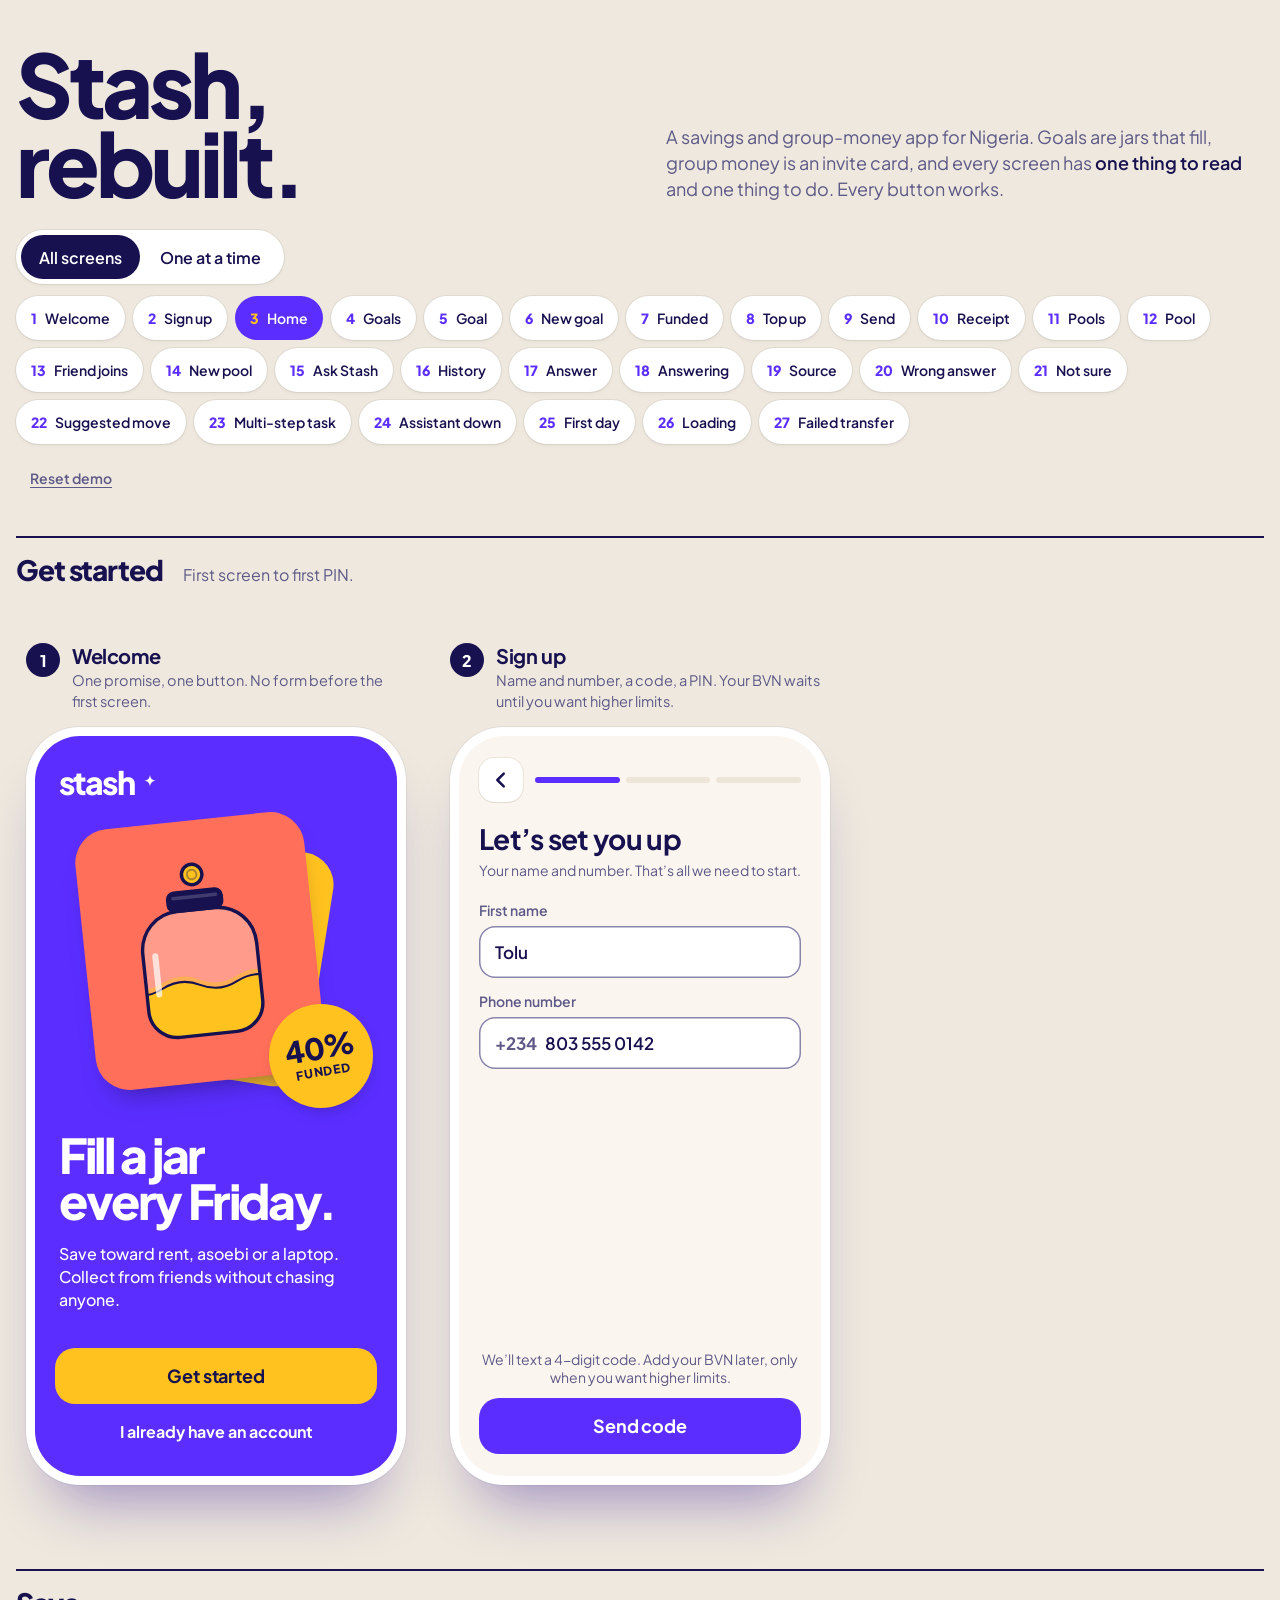
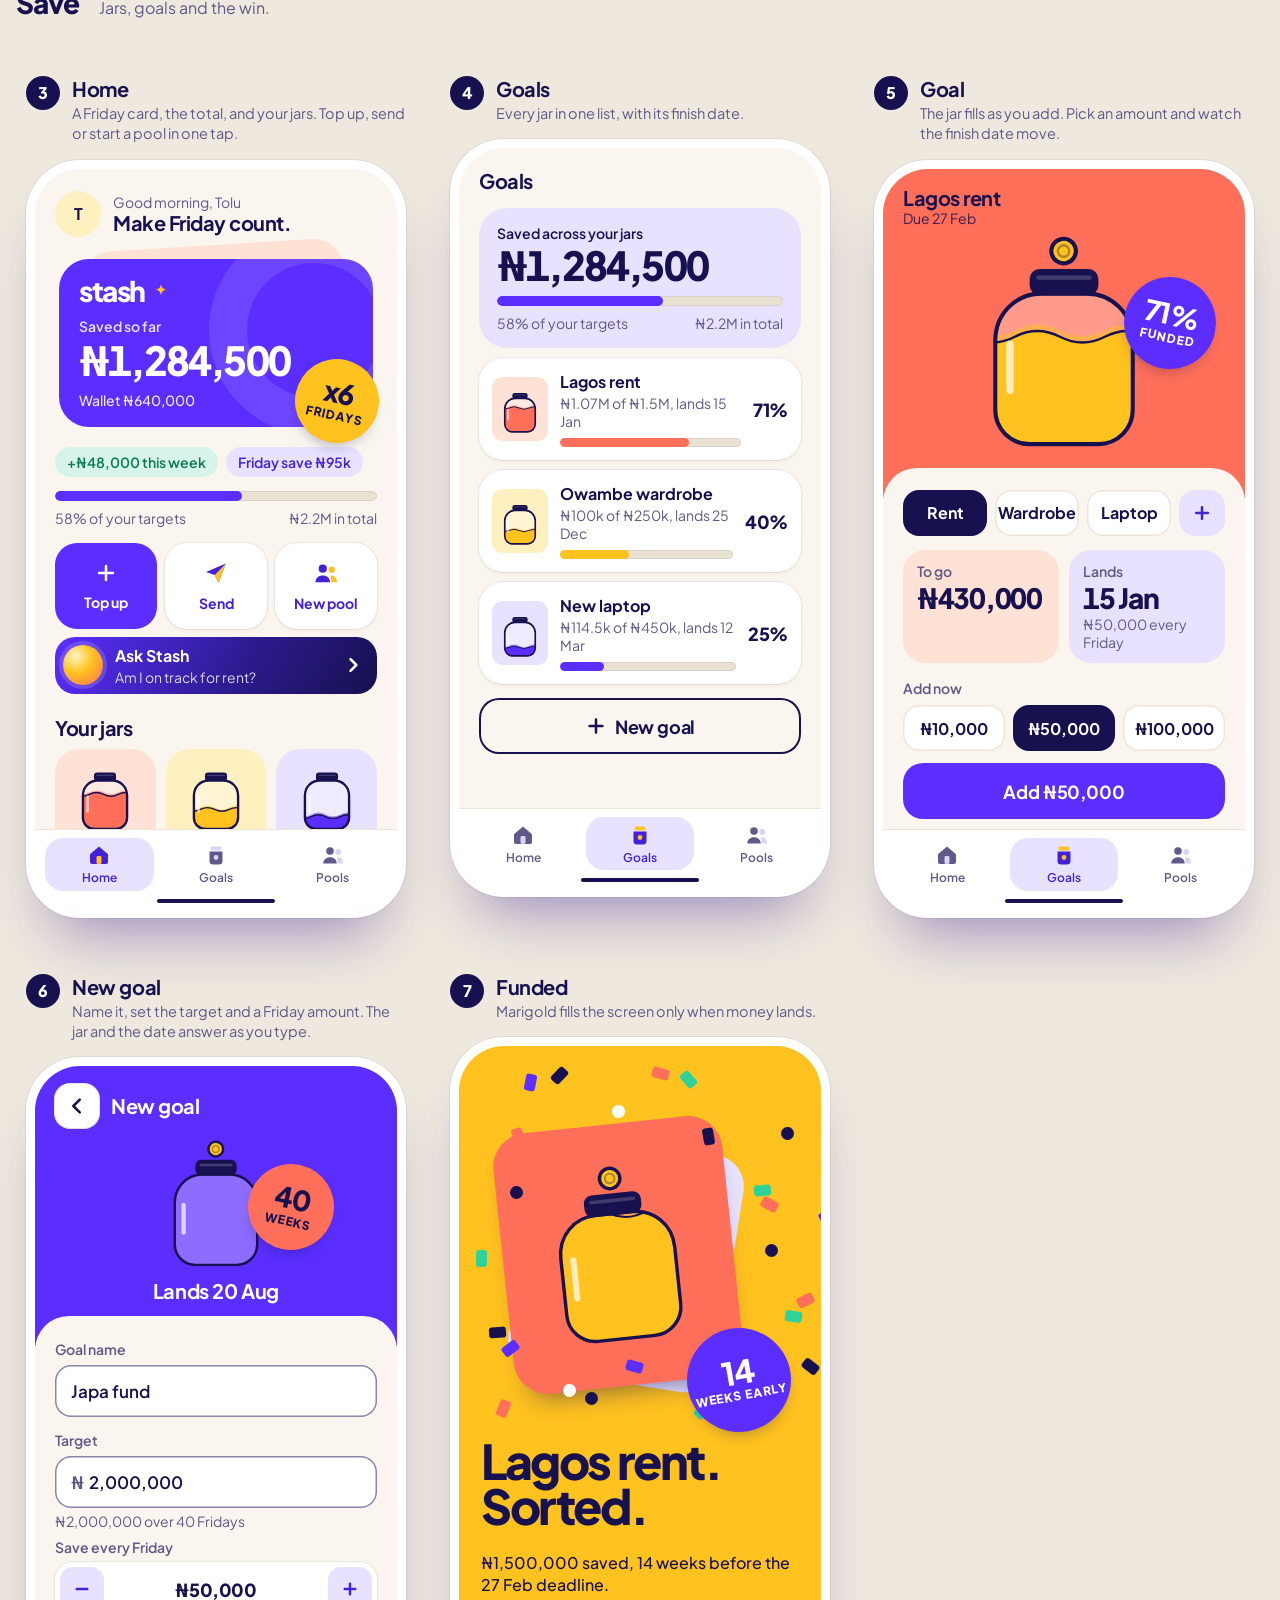
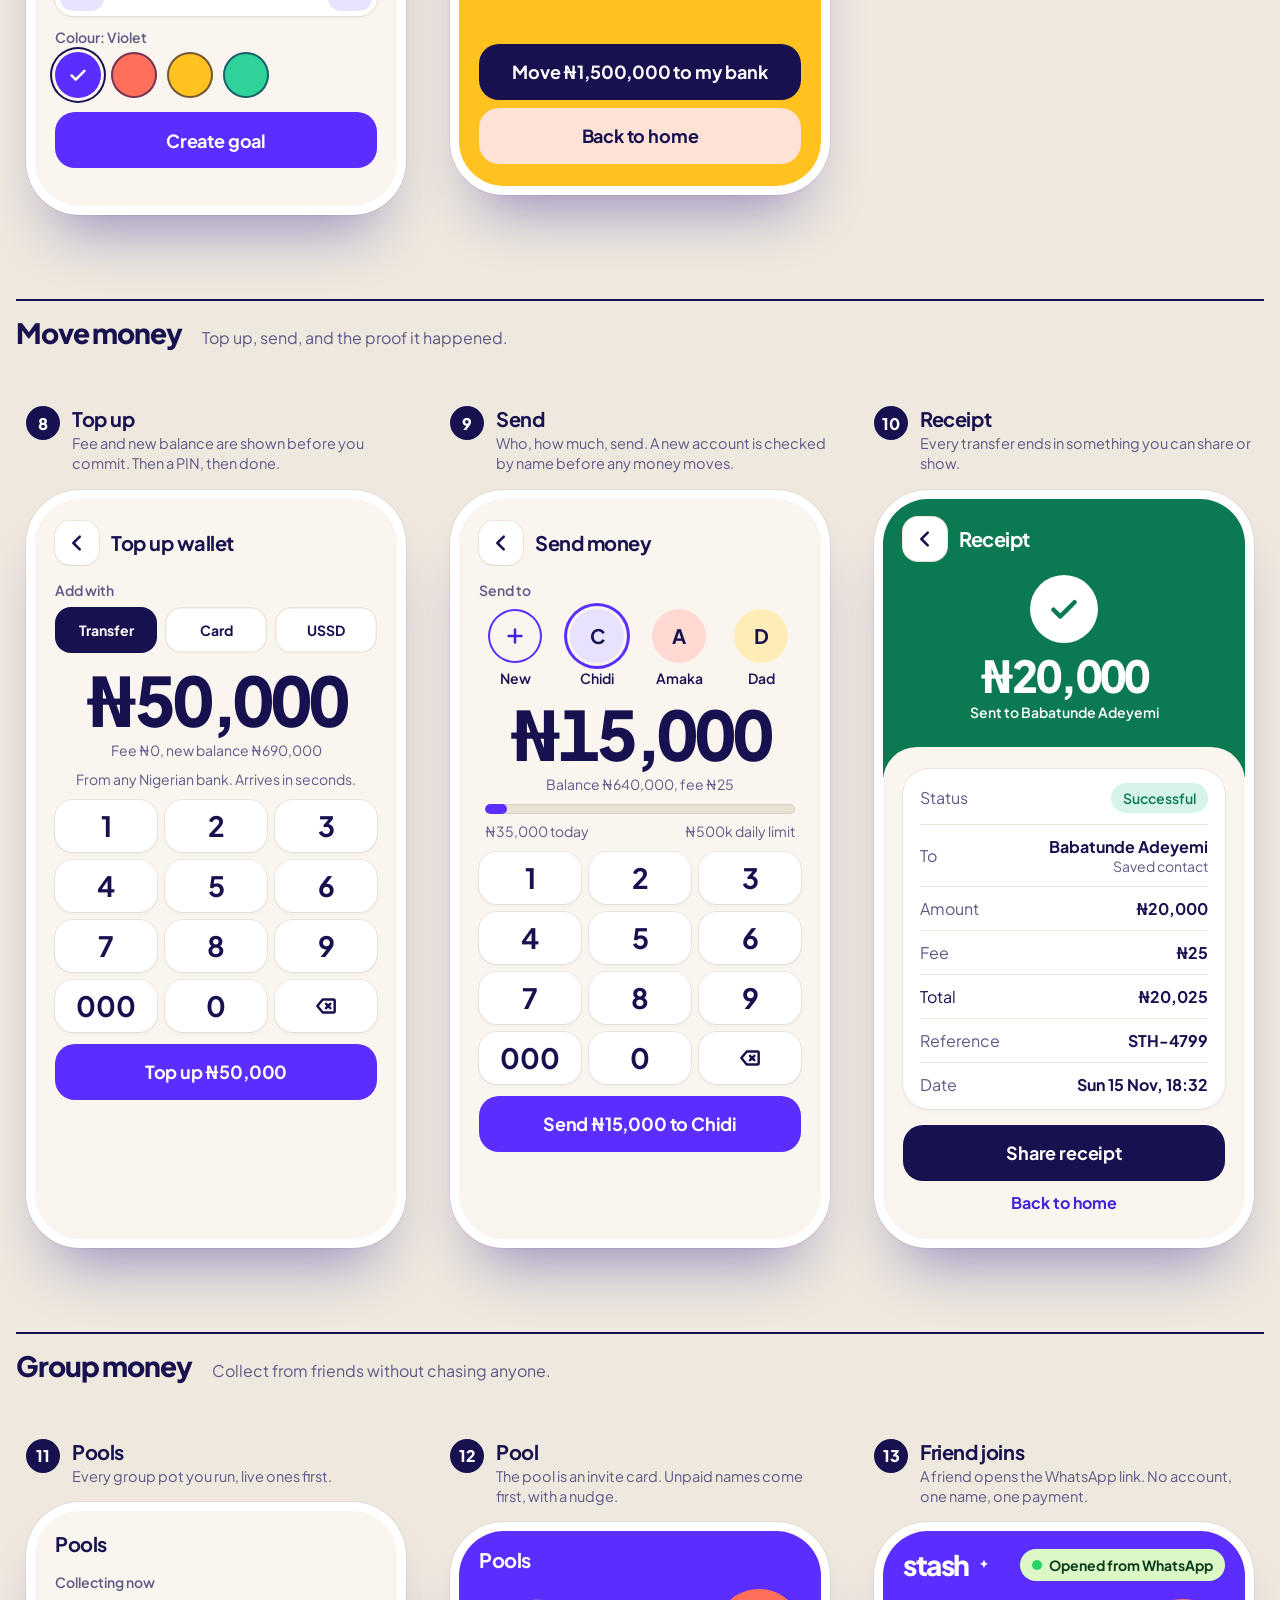
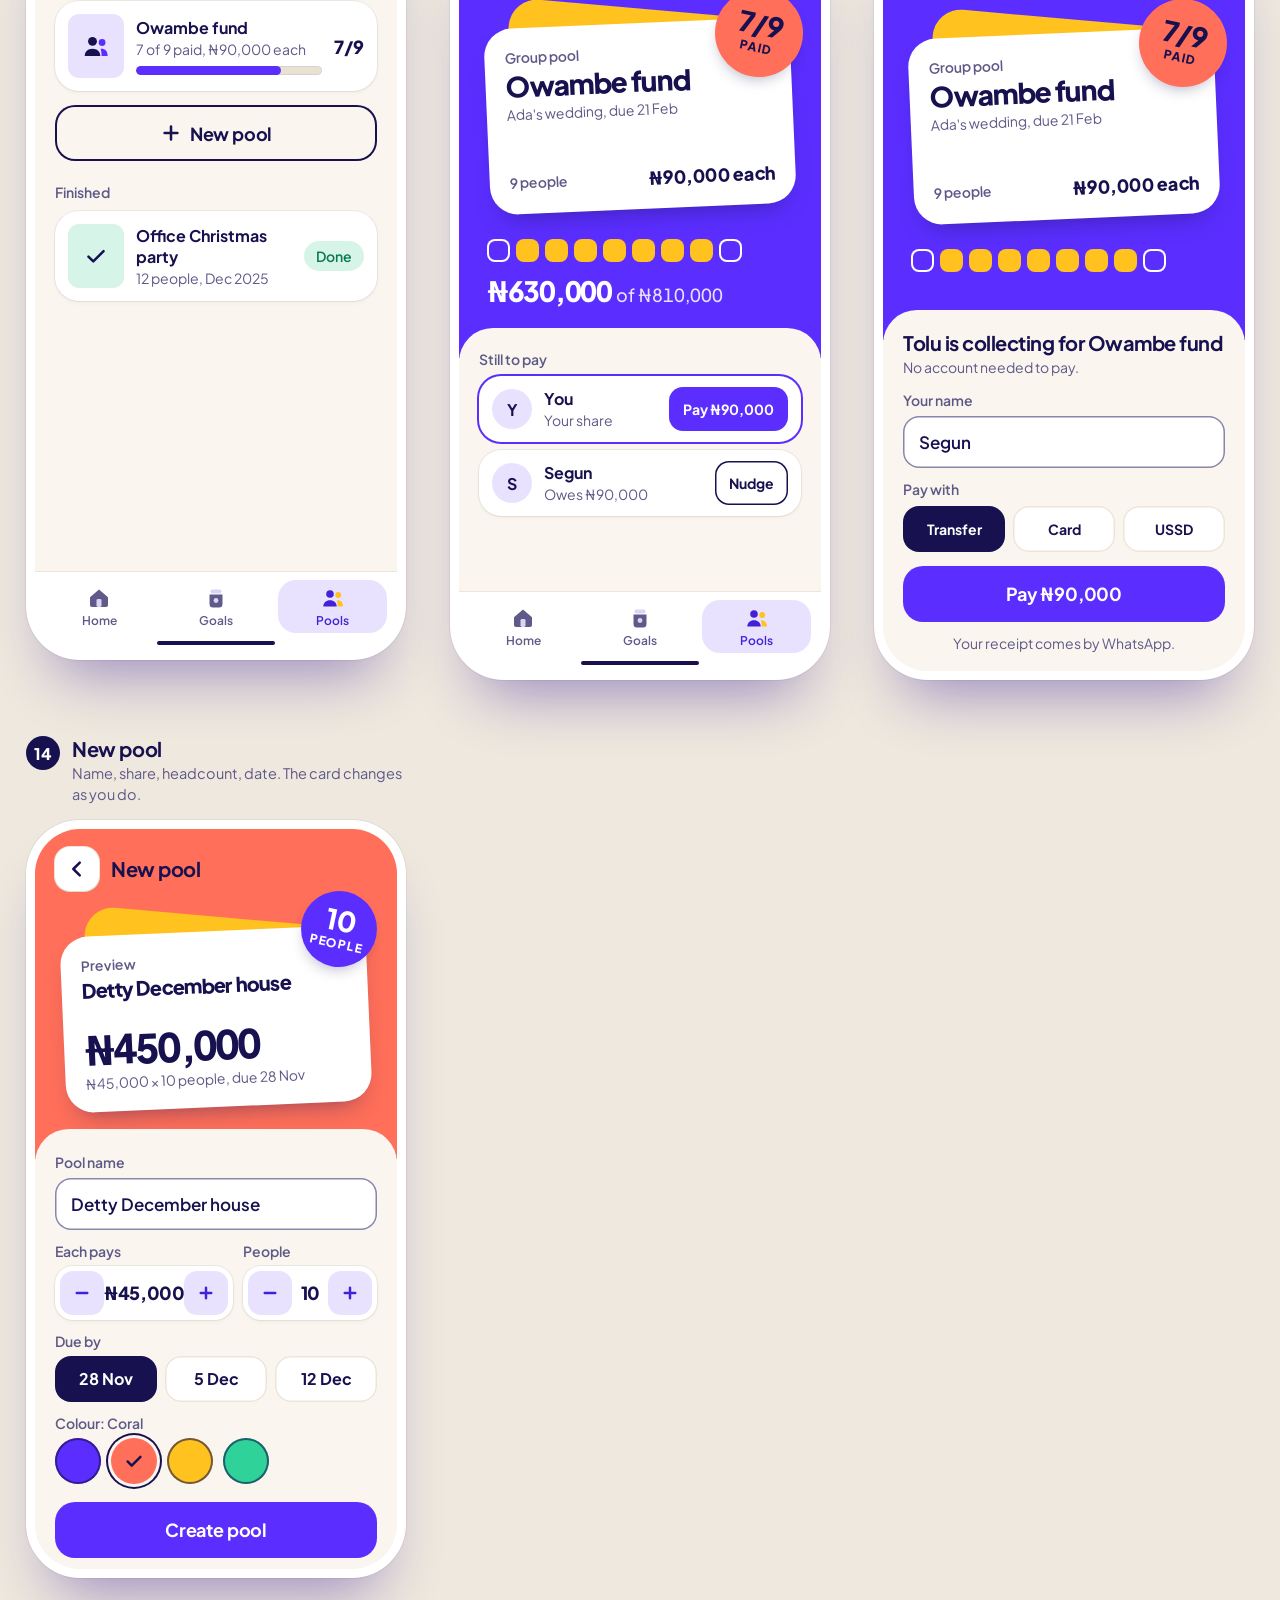
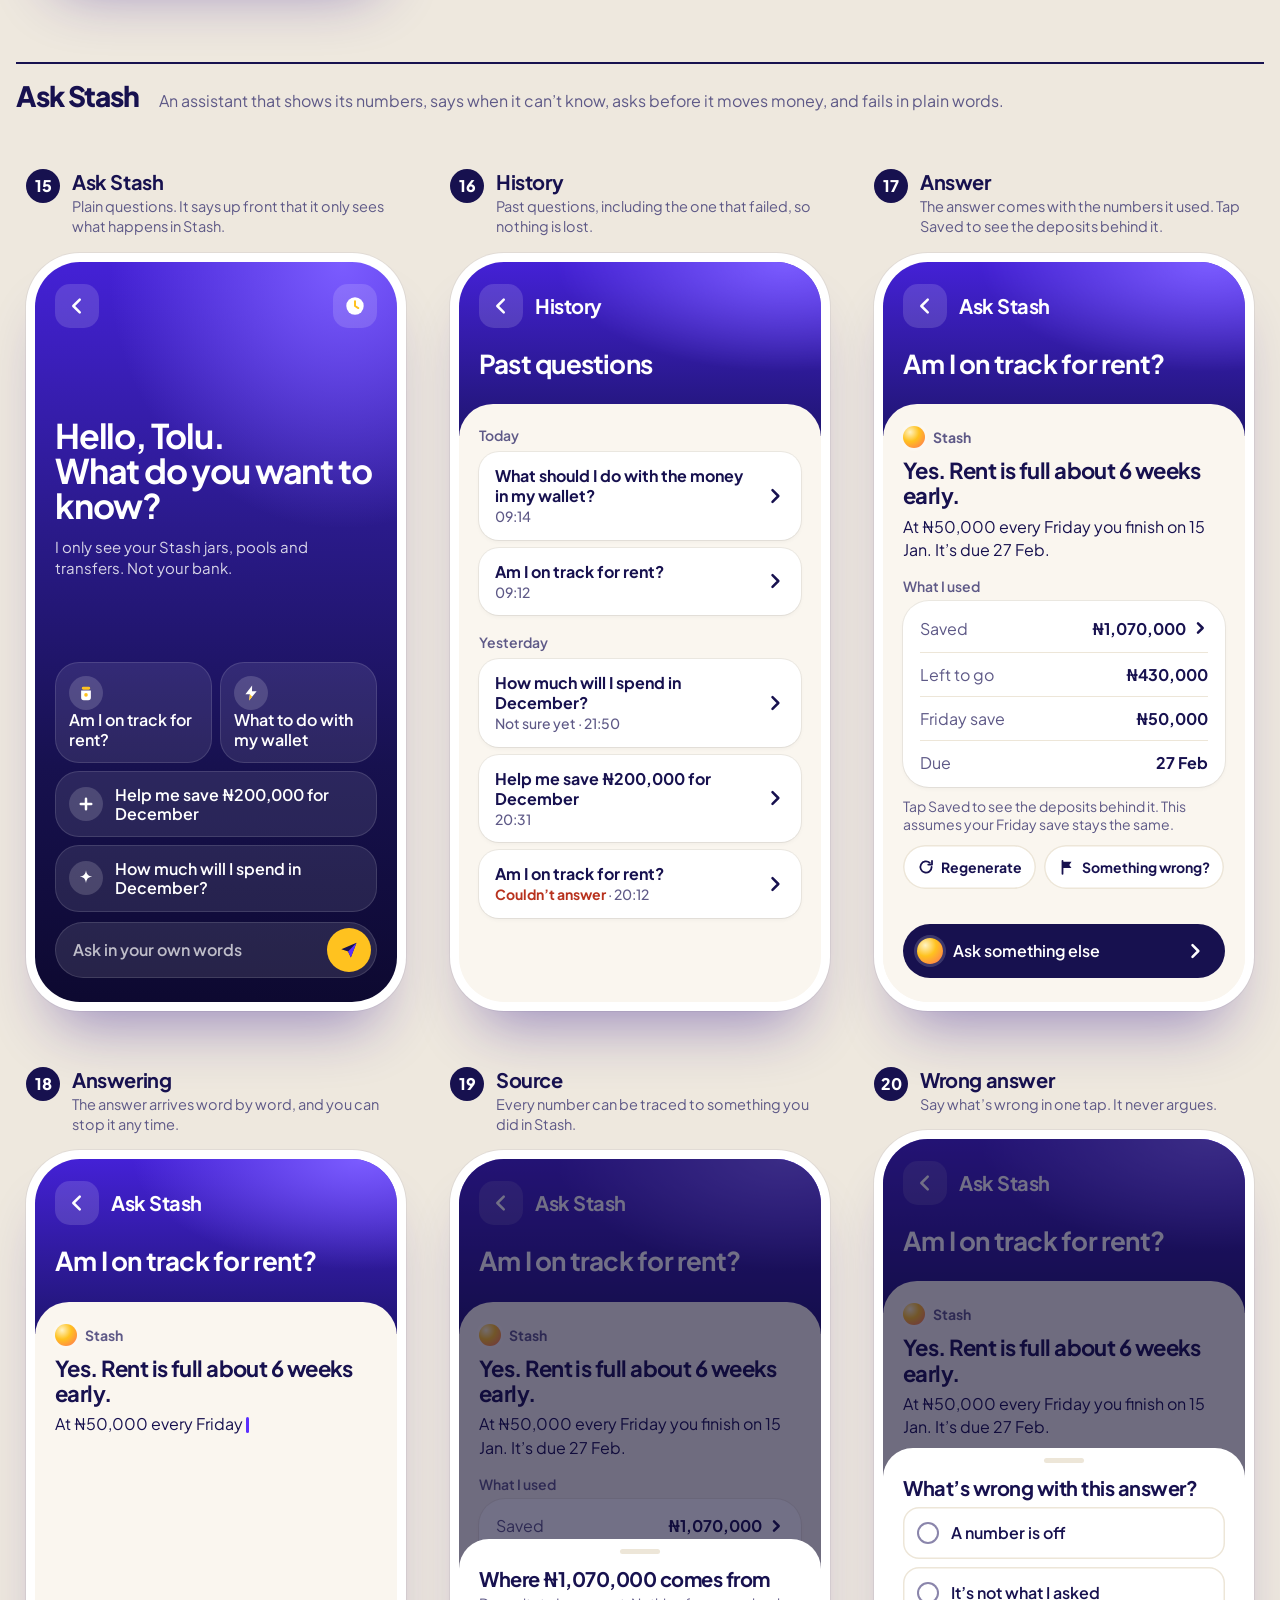
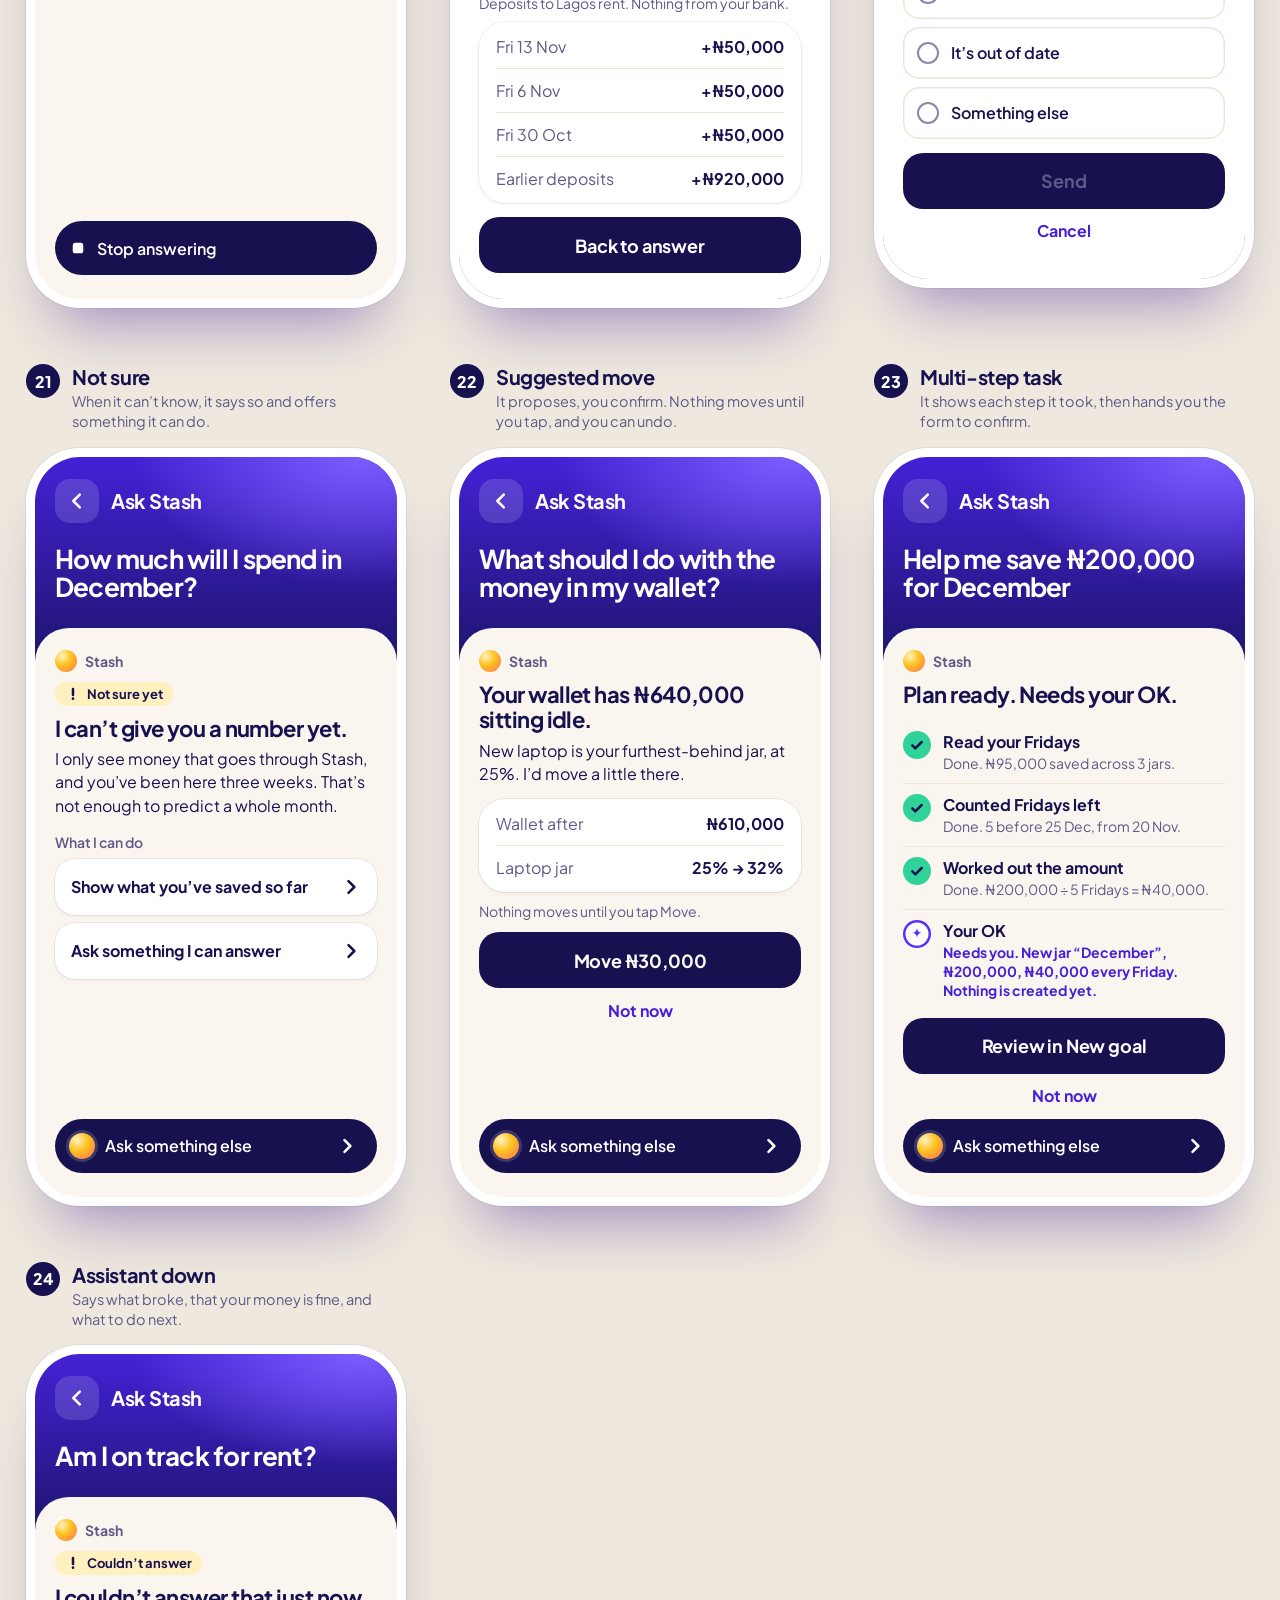
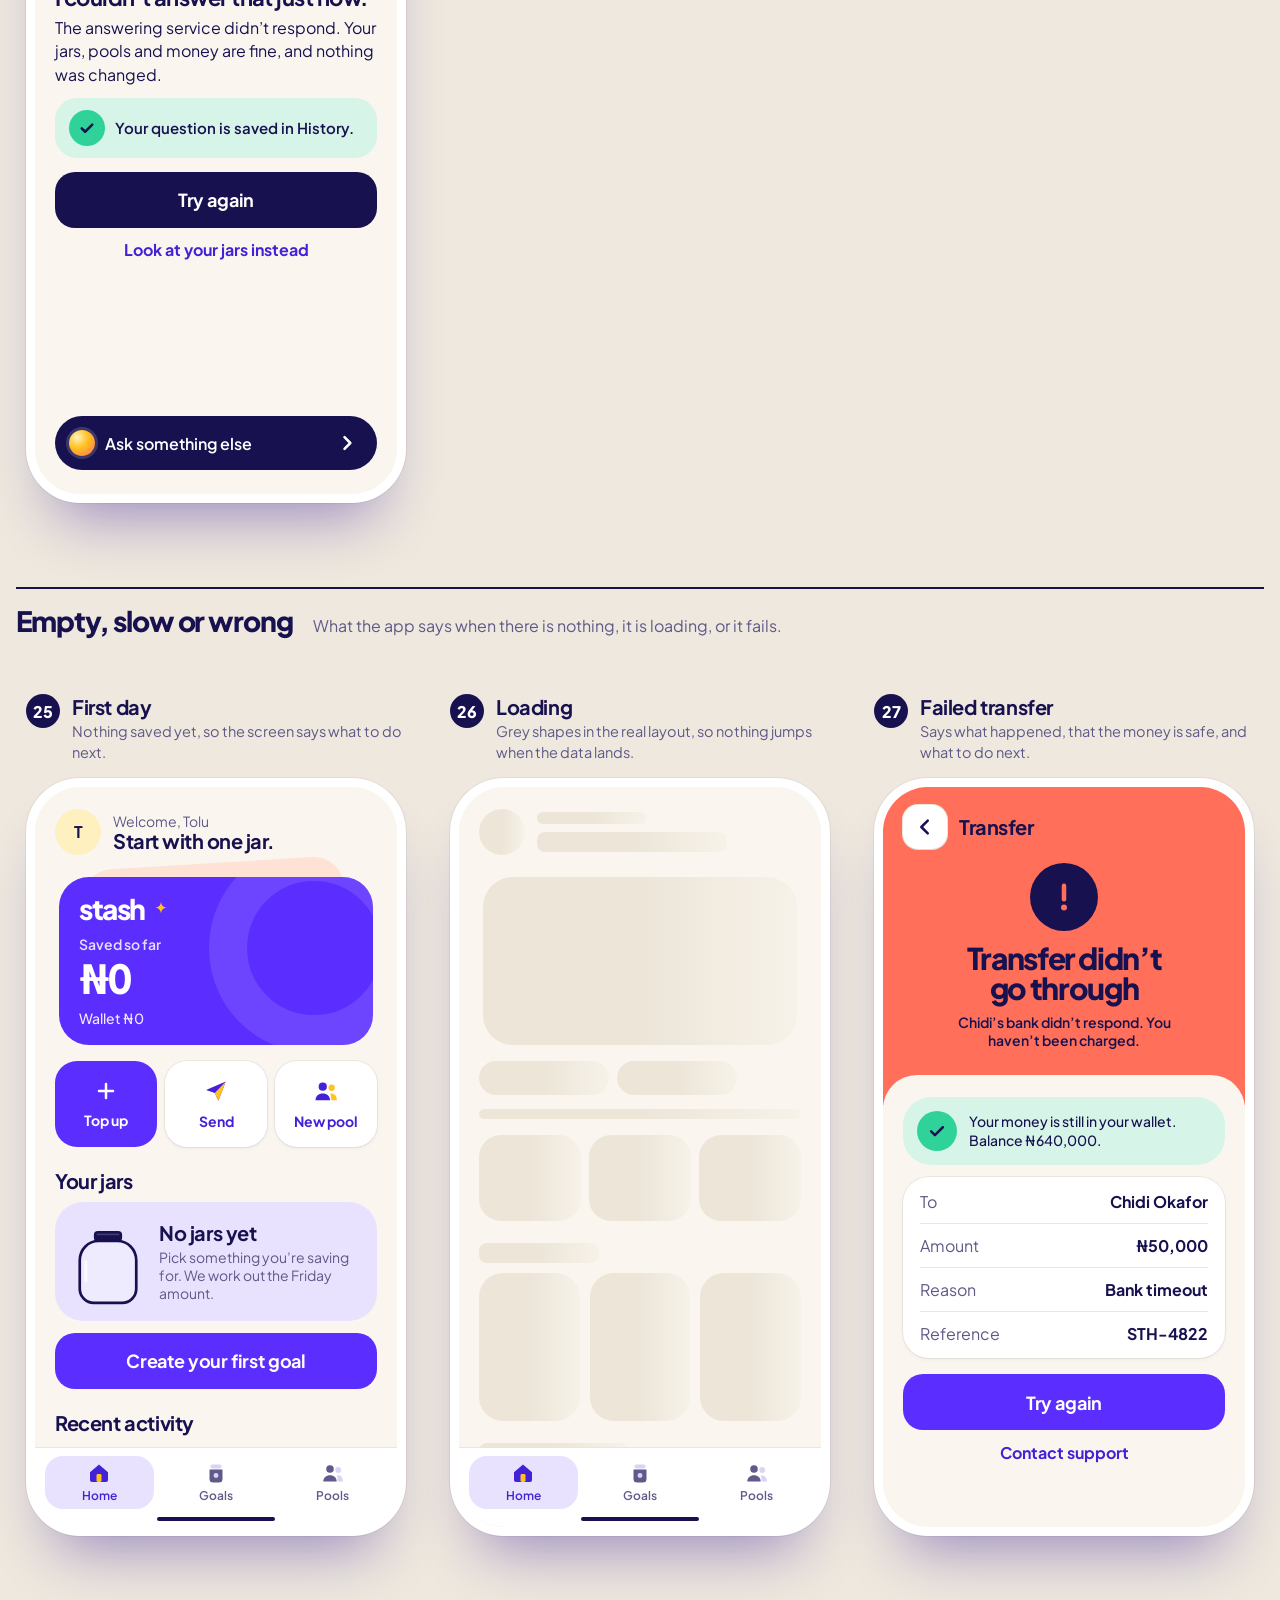
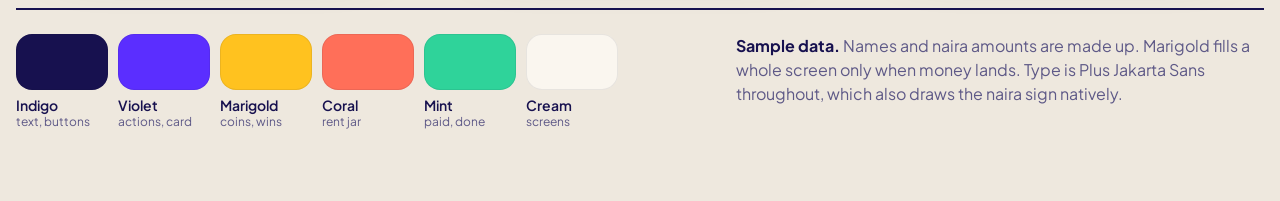
<file: public/projects/stash-redesign/index.html>
<!DOCTYPE html>
<html lang="en">
<head>
<meta charset="utf-8">
<meta name="viewport" content="width=device-width, initial-scale=1">
<title>Stash Redesign</title>
<link rel="preconnect" href="https://fonts.googleapis.com">
<link rel="preconnect" href="https://fonts.gstatic.com" crossorigin>
<link href="https://fonts.googleapis.com/css2?family=Plus+Jakarta+Sans:wght@400;500;600;700;800&display=swap" rel="stylesheet">
<style>
/* Layout idea: six live phones on a warm stage. Each screen has one hero object (card, jar, invite) with a tilted layer behind it and a sticker on its corner. */
/* polish tokens */
:root{--shadow-border:0 0 0 1px oklch(0 0 0 / .06),0 1px 2px -1px oklch(0 0 0 / .06),0 2px 4px 0 oklch(0 0 0 / .04);--shadow-border-hover:0 0 0 1px oklch(0 0 0 / .08),0 1px 2px -1px oklch(0 0 0 / .08),0 2px 4px 0 oklch(0 0 0 / .06)}
:root{
  --ink:#17114F;
  --ink-2:#5E5987;
  --violet:#5B2EFF;
  --violet-soft:#E8E2FF;
  --violet-deep:#4421D6;
  --marigold:#FFC21F;
  --butter:#FFF0BF;
  --coral:#FF6F59;
  --peach:#FFE2D6;
  --coral-text:#B8321E;
  --mint:#2FD39A;
  --mint-soft:#D6F5E8;
  --mint-deep:#0B7A52;
  --line:#EDE6D8;
  --field:#8A85AB;
  --screen:#FAF6EF;
  --page:#EEE8DE;
  --display:"Plus Jakarta Sans",system-ui,-apple-system,"Segoe UI",sans-serif;
  --body:"Plus Jakarta Sans",system-ui,-apple-system,"Segoe UI",sans-serif;
  color-scheme:light;
}
*{box-sizing:border-box}
html,body{margin:0}
body{background:var(--page);color:var(--ink);font-family:var(--body);-webkit-font-smoothing:antialiased}
button{-webkit-tap-highlight-color:transparent;font:inherit;color:inherit;cursor:pointer;border:0;background:none;padding:0;text-align:inherit}
button:focus-visible{outline:3px solid var(--ink);outline-offset:2px;box-shadow:0 0 0 2px #fff}
input:focus-visible{outline:3px solid var(--ink);outline-offset:2px;box-shadow:inset 0 0 0 1.5px var(--field),0 0 0 2px #fff}
p,h1,h2,h3{margin:0}
.ic{display:block;flex:none}

/* ---------- page chrome ---------- */
.wrap{max-width:1280px;margin:0 auto;padding:44px 16px 72px}
.top{display:flex;flex-wrap:wrap;gap:20px 40px;align-items:flex-end;justify-content:space-between}
h1{font-family:var(--display);font-weight:800;font-size:clamp(52px,9vw,88px);letter-spacing:-.045em;line-height:.9;color:var(--ink)}
.intro{max-width:46ch;font-size:18px;line-height:1.45;color:var(--ink-2)}
.intro b{color:var(--ink);font-weight:600}
.bar{display:flex;flex-wrap:wrap;gap:12px 20px;align-items:center;margin-top:28px}
.seg{display:inline-flex;background:#fff;border-radius:999px;padding:4px;gap:2px;border:1px solid transparent;box-shadow:var(--shadow-border);transition:box-shadow .15s ease-out}
.seg button{min-height:44px;padding:0 18px;border-radius:999px;font-weight:600;font-size:16px}
.seg button[aria-pressed="true"]{background:var(--ink);color:#fff}
.steps{display:flex;flex-wrap:wrap;gap:8px}
.step{min-height:44px;padding:0 14px;border-radius:999px;background:#fff;border:1px solid transparent;box-shadow:var(--shadow-border);transition:box-shadow .15s ease-out;font-weight:600;font-size:14px;display:inline-flex;align-items:center;gap:8px}
.step i{font-style:normal;font-family:var(--display);font-weight:800;color:var(--violet)}
.step[aria-pressed="true"]{background:var(--violet);color:#fff;box-shadow:none}
.step[aria-pressed="true"] i{color:var(--marigold)}
.reset{min-height:44px;padding:0 14px;font-weight:600;font-size:14px;color:var(--ink-2);text-decoration:underline;text-underline-offset:3px}

.stage{display:grid;grid-template-columns:repeat(auto-fit,minmax(380px,1fr));gap:56px 24px;justify-items:center;margin-top:36px}
.walk .stage{grid-template-columns:1fr}
.walk .cell:not(.is-active){display:none}
.walk .grp{display:none}
.grp{grid-column:1/-1;justify-self:stretch;border-top:2px solid var(--ink);padding-top:14px;margin-top:28px;display:flex;flex-wrap:wrap;align-items:baseline;gap:4px 20px}
.grp:first-child{margin-top:0}
.grp h2{font-family:var(--display);font-weight:800;font-size:28px;letter-spacing:-.04em}
.grp p{font-size:16px;color:var(--ink-2)}
.cell{display:flex;flex-direction:column;gap:16px;align-items:center}
.cap{width:380px;display:flex;gap:12px;align-items:flex-start}
.cap .n{font-family:var(--display);font-weight:800;font-size:16px;background:var(--ink);color:#fff;border-radius:999px;min-width:34px;height:34px;display:grid;place-items:center;flex:none}
.cap h2{font-family:var(--display);font-size:20px;font-weight:700;letter-spacing:-.02em}
.cap p{font-size:14.5px;line-height:1.4;color:var(--ink-2);margin-top:2px}

.phone{width:380px;padding:9px;background:#fff;border-radius:54px;box-shadow:0 0 0 1px rgba(23,17,79,.06),0 40px 60px -28px rgba(50,25,150,.45);transition:box-shadow .3s}
.phone.pulse{box-shadow:0 0 0 6px var(--violet),0 40px 60px -28px rgba(50,25,150,.45)}
.screen{position:relative;width:362px;height:740px;border-radius:45px;overflow:hidden;background:var(--screen)}
.walk .cell.is-active .screen{animation:in .35s ease both}
@keyframes in{from{opacity:0;transform:translateY(10px)}}
.body{overscroll-behavior:contain;position:absolute;inset:0;overflow-y:auto;scrollbar-width:none}
.body::-webkit-scrollbar{display:none}

.notes{margin-top:72px;display:flex;flex-wrap:wrap;gap:24px 56px;align-items:flex-start;justify-content:space-between;border-top:2px solid var(--ink);padding-top:24px}
.sw{display:flex;gap:10px;flex-wrap:wrap}
.sw div{width:92px}
.sw span{display:block;height:56px;border-radius:16px;box-shadow:inset 0 0 0 1px rgba(20,17,43,.08)}
.sw p{font-size:14px;margin-top:6px;font-weight:600}
.sw small{display:block;font-weight:400;color:var(--ink-2);font-size:12px}
.notes .t{max-width:44ch;font-size:16px;line-height:1.5;color:var(--ink-2)}
.notes .t b{color:var(--ink)}

/* ---------- screen kit ---------- */
.row{display:flex;align-items:center}
.between{justify-content:space-between}
.gap8{gap:8px}.gap12{gap:12px}
.muted{color:var(--ink-2)}
.sm{font-size:14px;line-height:1.3}
.lbl{font-size:14px;font-weight:600;color:var(--ink-2)}
.h-md{font-family:var(--display);font-weight:700;font-size:20px;letter-spacing:-.025em;line-height:1.1}
.h-sm{font-family:var(--display);font-weight:700;font-size:18px;letter-spacing:-.02em;line-height:1.15}
.mega{font-family:var(--display);font-weight:800;letter-spacing:-.045em;line-height:.95;font-variant-numeric:tabular-nums}
.av{width:40px;height:40px;border-radius:50%;display:grid;place-items:center;font-family:var(--display);font-weight:700;font-size:16px;flex:none;color:var(--ink)}
.tile{width:44px;height:44px;border-radius:15px;display:grid;place-items:center;flex:none;color:var(--ink);--acc:var(--coral)}
.icon-btn{width:44px;height:44px;border-radius:15px;background:#fff;display:grid;place-items:center;color:var(--ink);flex:none;box-shadow:0 1px 0 rgba(23,17,79,.06),0 0 0 1px var(--line)}
.icon-btn.sq{background:var(--peach);--acc:var(--coral);box-shadow:none}
.chip{display:inline-flex;align-items:center;gap:6px;border-radius:999px;padding:6px 12px;font-size:14px;font-weight:600}
.chip.mint{background:var(--mint-soft);color:var(--mint-deep)}
.btn{min-height:56px;width:100%;border-radius:20px;display:flex;align-items:center;justify-content:center;gap:8px;font-family:var(--display);font-weight:700;font-size:18px;letter-spacing:-.01em;background:var(--violet);color:#fff;transition:transform .12s}
.btn:active{transform:scale(.98)}
.btn:disabled{background:var(--line);color:var(--ink-2);cursor:not-allowed}
.btn.ink{background:var(--ink)}
.btn.done{background:var(--mint-deep);color:#fff}
.btn.cream{background:var(--peach);color:var(--ink)}
.sticker{position:absolute;display:grid;place-content:center;text-align:center;border-radius:50%;background:var(--stk,var(--marigold));color:var(--stk-on,var(--ink));transform:rotate(12deg);box-shadow:0 8px 16px -8px rgba(23,17,79,.4);z-index:3}
.sticker b{font-family:var(--display);font-weight:800;letter-spacing:-.04em;line-height:.9;display:block}
.sticker small{display:block;font-size:12px;font-weight:800;letter-spacing:.08em;text-transform:uppercase;margin-top:3px}

/* themes */
.th-violet{--hbg:var(--violet);--on:#fff;--back:var(--marigold);--stk:var(--coral);--stk-on:var(--ink);--tile:var(--marigold);--tile-off:rgba(255,255,255,.26);--liq:#fff}
.th-coral{--hbg:var(--coral);--on:var(--ink);--back:var(--marigold);--stk:var(--violet);--stk-on:#fff;--tile:var(--ink);--tile-off:rgba(23,17,79,.16);--liq:#fff}
.th-marigold{--hbg:var(--marigold);--on:var(--ink);--back:var(--coral);--stk:var(--violet);--stk-on:#fff;--tile:var(--ink);--tile-off:rgba(23,17,79,.16);--liq:#fff}
.th-mint{--hbg:var(--mint);--on:var(--ink);--back:var(--marigold);--stk:var(--coral);--stk-on:var(--ink);--tile:var(--ink);--tile-off:rgba(23,17,79,.16);--liq:#fff}

/* tab bar */
.tabbar{position:absolute;left:0;right:0;bottom:0;height:80px;background:#fff;border-top:1px solid var(--line);display:flex;gap:8px;padding:8px 10px 18px;z-index:6}
.tabbar::after{content:"";position:absolute;left:50%;bottom:6px;width:118px;height:4px;margin-left:-59px;border-radius:4px;background:var(--ink)}
.tab{flex:1;border-radius:18px;display:flex;flex-direction:column;align-items:center;justify-content:center;gap:3px;font-size:12px;font-weight:600;color:#5F5A8A;--acc:#DAD3F4}
.tab.on{background:var(--violet-soft);color:var(--violet-deep);--acc:var(--marigold)}

/* jar */
.jar{display:block;overflow:visible}
.liq{transition:transform 1s cubic-bezier(.3,.8,.3,1)}
.wv{animation:wave 3.4s linear infinite}
.wv.b{animation-duration:5s;animation-direction:reverse}
.jar.still .wv{animation:none}
@keyframes wave{to{transform:translateX(-110px)}}

/* home */
.hstack{position:relative;margin:22px 4px 0}
.hback{position:absolute;left:26px;right:26px;top:-14px;height:156px;border-radius:30px;background:var(--peach);transform:rotate(-3.5deg)}
.hcard{position:relative;height:168px;border-radius:30px;background:var(--violet);color:#fff;padding:18px 20px;overflow:hidden;display:flex;flex-direction:column;justify-content:space-between}
.hcard .ringg{position:absolute;right:-46px;top:-34px;width:210px;height:210px;border-radius:50%;border:38px solid rgba(255,255,255,.11)}
.wm{font-family:var(--display);font-weight:800;font-size:28px;letter-spacing:-.05em;line-height:1;display:flex;align-items:center;gap:8px}
.hcard .k{font-size:14px;font-weight:600;opacity:.85}
.hcard .mega{font-size:40px;margin-top:6px}
.hcard .f{font-size:14px;font-weight:500;opacity:.9}
.bal{margin-top:20px}
.meter{height:10px;border-radius:9px;background:#E9E2D3;overflow:hidden;margin-top:14px;box-shadow:inset 0 0 0 1px rgba(23,17,79,.08)}
.meter i{display:block;height:100%;background:var(--violet);border-radius:9px}
.mlab{display:flex;justify-content:space-between;font-size:14px;color:var(--ink-2);margin-top:8px}
.acts{display:grid;grid-template-columns:repeat(3,1fr);gap:8px;margin-top:16px}
.act{height:86px;border-radius:22px;background:#fff;border:1px solid transparent;box-shadow:var(--shadow-border);transition:box-shadow .15s ease-out;display:flex;flex-direction:column;align-items:center;justify-content:center;gap:8px;font-weight:700;font-size:14px;color:var(--violet-deep);--acc:var(--marigold)}
.act.fill{background:var(--violet);color:#fff;box-shadow:none}
.promo{margin-top:14px;width:100%;background:var(--peach);border-radius:24px;padding:14px;display:flex;align-items:center;gap:12px}
.promo .tile{background:var(--coral);color:#fff;--acc:var(--marigold)}
.promo b{font-family:var(--display);font-weight:700;font-size:16px;display:block;letter-spacing:-.01em}
.promo span.s{font-size:14px;color:var(--ink-2)}
.sect{margin:22px 0 10px;display:flex;justify-content:space-between;align-items:baseline}
.sect a,.sect span.l{font-weight:700;font-size:14px;color:var(--violet-deep)}
.jars{display:grid;grid-template-columns:repeat(3,1fr);gap:10px}
.jt{border-radius:24px;padding:12px 8px 12px;display:flex;flex-direction:column;align-items:center;gap:6px;text-align:center}
.jt .p{font-family:var(--display);font-weight:800;font-size:28px;letter-spacing:-.04em;line-height:1;margin-top:4px}
.jt .n{font-size:14px;font-weight:600;line-height:1.2;color:var(--ink-2)}
.arow{display:flex;align-items:center;gap:12px;padding:12px 0;border-top:1px solid var(--line)}
.arow:first-of-type{border-top:0}
.arow .g{flex:1;min-width:0}
.arow b{font-weight:600;font-size:16px;display:block}
.arow .s{font-size:14px;color:var(--ink-2)}
.arow .a{font-weight:700;font-size:16px;text-align:right;font-variant-numeric:tabular-nums}
.arow .a.up{color:var(--mint-deep)}

/* goal + pool + create share a coloured top and a cream sheet */
.gh,.phero{background:var(--hbg);color:var(--on);position:relative}
.sheet{position:relative;background:var(--screen);border-radius:34px 34px 0 0;margin-top:-30px;padding:22px 20px 0;z-index:2}
.gh{padding:18px 20px 44px}
.jarwrap{position:relative;width:180px;margin:6px auto 0}
.jarwrap .sticker{width:92px;height:92px;right:-62px;top:44px}
.jarwrap .sticker b{font-size:28px}
.stats{display:grid;grid-template-columns:1fr 1fr;gap:10px}
.stat{border-radius:22px;padding:12px 14px}
.stat .mega{font-size:28px;margin-top:5px;display:block}
.stat small{display:block;font-size:14px;color:var(--ink-2);margin-top:4px}
.chips{display:grid;grid-template-columns:repeat(3,1fr);gap:8px;margin:8px 0 12px}
.cc{min-height:46px;border-radius:16px;background:#fff;box-shadow:inset 0 0 0 1.5px var(--line);font-weight:700;font-size:16px;text-align:center;display:grid;place-items:center}
.cc[aria-pressed="true"]{background:var(--ink);color:#fff;box-shadow:none}
.cc:disabled{opacity:.45;cursor:not-allowed}
.link{min-height:44px;width:100%;text-align:center;font-weight:700;color:var(--violet-deep);font-size:16px}

/* send */
.recs{display:flex;gap:10px;margin-top:10px}
.rec{display:flex;flex-direction:column;align-items:center;gap:6px;width:72px;font-size:14px;font-weight:600;min-height:44px}
.rec .av{width:54px;height:54px;font-size:20px}
.rec[aria-pressed="true"] .av{box-shadow:0 0 0 3px var(--screen),0 0 0 6px var(--violet)}
.amt{text-align:center;margin:14px 0 0}
.limit{margin:10px 6px 0}
.pad{display:grid;grid-template-columns:repeat(3,1fr);gap:8px;margin:12px 0 12px}
.key{height:52px;border-radius:18px;font-family:var(--display);font-weight:700;font-size:28px;display:grid;place-items:center;background:#fff;border:1px solid transparent;box-shadow:var(--shadow-border);transition:box-shadow .15s ease-out,background .1s}
.key:active{background:var(--violet-soft)}

/* invite card (pool + create) */
.inv{position:relative;height:186px;margin:52px 8px 0}
.inv-b{position:absolute;left:16px;right:16px;top:-14px;height:176px;border-radius:28px;background:var(--back);transform:rotate(5deg)}
.inv-c{position:absolute;inset:0;background:#fff;border-radius:28px;padding:20px 20px;color:var(--ink);transform:rotate(-2.5deg);box-shadow:0 14px 24px -14px rgba(23,17,79,.5);display:flex;flex-direction:column;justify-content:space-between}
.inv-k{font-size:14px;font-weight:600;color:var(--ink-2)}
.inv-n{font-family:var(--display);font-weight:800;font-size:28px;letter-spacing:-.04em;line-height:1;margin-top:6px}
.inv-s{font-size:14px;color:var(--ink-2);margin-top:5px}
.inv-f{display:flex;align-items:center;justify-content:space-between}
.inv-f b{font-family:var(--display);font-weight:800;font-size:18px;letter-spacing:-.02em}
.stack{display:flex}
.stack .av{width:32px;height:32px;font-size:12px;margin-left:-8px;box-shadow:0 0 0 2.5px #fff}
.stack .av:first-child{margin-left:0}
.inv .sticker{width:88px;height:88px;right:-10px;top:-34px}
.inv .sticker b{font-size:28px}
.tiles{display:flex;flex-wrap:wrap;gap:6px;margin:30px 8px 16px}
.tiles i{width:23px;height:23px;border-radius:8px;background:transparent;box-shadow:inset 0 0 0 2px var(--on)}
.tiles i.p{background:var(--tile);box-shadow:none}
.phero{padding:18px 20px 52px}
.mrow{display:flex;align-items:center;gap:12px;background:#fff;border-radius:22px;border:1px solid transparent;box-shadow:var(--shadow-border);transition:box-shadow .15s ease-out;padding:10px 12px;margin-top:8px}
.mrow.me{box-shadow:0 0 0 2px var(--violet)}
.mrow .grow{flex:1;min-width:0}
.mrow b{font-weight:700;font-size:16px;display:block}
.mrow span.s{font-size:14px;color:var(--ink-2)}
.sbtn{min-height:44px;padding:0 14px;border-radius:14px;font-weight:700;font-size:14px;box-shadow:inset 0 0 0 1.5px var(--ink)}
.sbtn.fill{background:var(--violet);color:#fff;box-shadow:none}
.sbtn:disabled{background:var(--mint-soft);color:var(--mint-deep);box-shadow:none;cursor:default}
.paid{display:flex;flex-wrap:wrap;gap:6px}
.paid span{display:inline-flex;align-items:center;gap:6px;background:var(--mint-soft);color:var(--mint-deep);border-radius:999px;padding:6px 12px 6px 8px;font-weight:600;font-size:14px}
.banner{background:var(--mint-soft);border-radius:28px;padding:14px;margin-bottom:6px;display:flex;gap:12px;align-items:center}
.banner p{font-size:14px;line-height:1.35;flex:1;font-weight:500}

/* create */
.inp{width:100%;height:52px;border-radius:16px;border:0;box-shadow:inset 0 0 0 1.5px var(--field);background:#fff;padding:0 16px;font:600 17px var(--body);color:var(--ink);margin-top:6px}
.field{margin-top:12px}
.two{display:grid;grid-template-columns:1fr 1fr;gap:10px;margin-top:12px}
.stp{display:flex;align-items:center;justify-content:space-between;background:#fff;border-radius:18px;border:1px solid transparent;box-shadow:var(--shadow-border);transition:box-shadow .15s ease-out;padding:4px;margin-top:6px}
.stp .v{font-family:var(--display);font-weight:800;font-size:18px;letter-spacing:-.02em;text-align:center;flex:1}
.stp .sq{width:44px;height:44px;border-radius:13px;background:var(--violet-soft);display:grid;place-items:center;color:var(--violet-deep)}
.dues{display:flex;gap:8px;margin-top:6px}
.dues .cc{flex:1}
.cols{display:flex;gap:10px;margin-top:6px}
.cols button{width:46px;height:46px;border-radius:50%;display:grid;place-items:center;color:var(--ink);box-shadow:inset 0 0 0 2px rgba(23,17,79,.6)}
.cols button[aria-pressed="true"]{box-shadow:0 0 0 3px var(--screen),0 0 0 5px var(--ink)}
.cols .c-violet{background:var(--violet);color:#fff}.cols .c-coral{background:var(--coral)}.cols .c-marigold{background:var(--marigold)}.cols .c-mint{background:var(--mint)}
.cols button svg{opacity:0}.cols button[aria-pressed="true"] svg{opacity:1}

/* success */
.win{background:var(--marigold)}
.win .art{position:absolute;left:0;right:0;top:56px;height:300px}
.win .c1{position:absolute;left:62px;top:40px;width:210px;height:240px;border-radius:32px;background:var(--violet-soft);transform:rotate(9deg)}
.win .c2{position:absolute;left:44px;top:22px;width:230px;height:262px;border-radius:34px;background:var(--coral);transform:rotate(-6deg);display:grid;place-items:center;box-shadow:0 18px 26px -16px rgba(23,17,79,.55)}
.win .sticker{width:104px;height:104px;right:30px;top:226px;--stk:var(--violet);--stk-on:#fff;transform:rotate(-10deg)}
.win .sticker b{font-size:32px}
.win h3{position:absolute;left:22px;right:22px;top:392px;font-family:var(--display);font-weight:800;font-size:48px;letter-spacing:-.05em;line-height:.95;text-wrap:balance}
.win .sub{position:absolute;left:22px;right:30px;top:506px;font-size:16px;line-height:1.4;font-weight:500}
.win .foot{position:absolute;left:20px;right:20px;bottom:22px;display:flex;flex-direction:column;gap:8px}
.cf{position:absolute;left:50%;top:206px;width:11px;height:17px;margin:-8px 0 0 -5px;background:var(--c);border-radius:3px;transform:translate(var(--dx),var(--dy)) rotate(var(--r));z-index:1}
.cf.o{width:13px;height:13px;border-radius:50%}
.burst .cf{animation:pop .95s cubic-bezier(.15,.8,.25,1) both;animation-delay:var(--d)}
@keyframes pop{from{transform:translate(0,0) rotate(0) scale(.2);opacity:0}25%{opacity:1}}

.btn.done:disabled{background:var(--mint-deep);color:#fff}
.scrim{position:absolute;inset:0;background:rgba(23,17,79,.5);z-index:20;width:100%}
.msheet{overscroll-behavior:contain;max-height:100%;overflow-y:auto;position:absolute;left:0;right:0;bottom:0;background:var(--screen);border-radius:32px 32px 0 0;padding:22px 20px 30px;z-index:21;animation:up .3s ease both}
@keyframes up{from{transform:translateY(40px);opacity:0}}
.mr{display:flex;justify-content:space-between;padding:12px 0;border-top:1px solid var(--line);font-size:16px}
.mr.first{border-top:0}
.mr b{font-weight:700}
.dots{display:flex;gap:14px;justify-content:center;margin:16px 0}
.dots i{width:16px;height:16px;border-radius:50%;box-shadow:inset 0 0 0 2px var(--ink)}
.dots i.f{background:var(--ink)}
.mpad{display:grid;grid-template-columns:repeat(3,1fr);gap:8px}
.mpad .key{height:50px;font-size:24px}
.okb{width:84px;height:84px;border-radius:50%;background:var(--mint);color:var(--ink);display:grid;place-items:center;margin:4px auto 14px}
.gsw{display:flex;gap:8px;margin-bottom:14px}.gsw .cc{flex:1}
.wa{display:inline-flex;align-items:center;gap:7px;background:#DCF8C6;color:#0B3D1C;border-radius:999px;padding:7px 12px;font-size:14px;font-weight:700}
.wa i{width:10px;height:10px;border-radius:50%;background:#25D366}
.mth{display:grid;grid-template-columns:repeat(3,1fr);gap:8px;margin:8px 0 14px}
.mth .cc{font-size:14px;padding:0 4px}
.note{font-size:14px;color:var(--ink-2);text-align:center;margin-top:12px}
.jt.new{background:transparent;box-shadow:inset 0 0 0 2px var(--line);justify-content:center;color:var(--violet-deep);min-height:44px}
.jt.new .n{color:var(--violet-deep);font-weight:700}
.gsw .cc.plus{flex:none;width:46px;background:var(--violet-soft);box-shadow:none;color:var(--violet-deep)}
.money{position:relative}.money span{position:absolute;left:16px;top:6px;height:52px;display:grid;place-items:center;font:700 17px var(--body);color:var(--ink-2)}
.money .inp{padding-left:34px}

/* Ask Stash */
.orb{width:26px;height:26px;border-radius:50%;background:radial-gradient(circle at 32% 28%,#FFF3C4 0,#FFC21F 42%,#FF6F59 100%);flex:none;display:inline-block;box-shadow:0 0 0 3px rgba(255,255,255,.16)}
.screen.ai{background:radial-gradient(90% 50% at 85% 0%,#7B5CFF 0%,rgba(91,46,255,0) 72%),linear-gradient(180deg,#4421D6 0%,#2A1A8A 36%,#17114F 68%,#0D0930 100%);color:#fff}
.ai-main{position:absolute;inset:0;display:flex;flex-direction:column;padding:22px 20px 24px}
.ai-bar{display:flex;align-items:center;gap:12px}
.ai-bar .h-md{color:#fff}
.icon-btn.glass{background:rgba(255,255,255,.14);color:#fff;box-shadow:none}
.ai-greet{margin-top:150px;font-family:var(--display);font-weight:700;font-size:34px;letter-spacing:-.035em;line-height:1.04}
.ai-sub{margin-top:12px;font-size:15px;line-height:1.4;color:rgba(255,255,255,.82);max-width:290px}
.ai-tiles{margin-top:auto;display:grid;grid-template-columns:1fr 1fr;gap:8px}
.ai-tile{min-height:112px;border-radius:24px;background:rgba(255,255,255,.09);box-shadow:inset 0 0 0 1px rgba(255,255,255,.12);padding:14px;display:flex;flex-direction:column;justify-content:space-between;align-items:flex-start;text-align:left;color:#fff;font-weight:600;font-size:16px;line-height:1.2}
.ai-tile.wide{grid-column:1/-1;min-height:64px;flex-direction:row;align-items:center;justify-content:flex-start;gap:12px}
.ai-tile .ti{width:34px;height:34px;border-radius:50%;background:rgba(255,255,255,.16);display:grid;place-items:center;flex:none}
.ai-comp{margin-top:10px;display:flex;align-items:center;gap:8px;background:rgba(255,255,255,.1);box-shadow:inset 0 0 0 1px rgba(255,255,255,.12);border-radius:999px;padding:6px 6px 6px 14px}
.ai-in{flex:1;min-width:0;min-height:44px;border:0;appearance:none;background:transparent;font:600 16px var(--body);color:#fff;padding:0 4px}
.ai-in::placeholder{color:rgba(255,255,255,.7)}
.ai-in:focus-visible{outline:3px solid #fff;outline-offset:2px;border-radius:12px}
.ai-send{--acc:var(--violet);width:44px;height:44px;border-radius:50%;background:var(--marigold);color:var(--ink);display:grid;place-items:center;flex:none}
.ai-hd{background:radial-gradient(90% 90% at 90% 0%,#7B5CFF 0%,rgba(91,46,255,0) 70%),linear-gradient(180deg,#4421D6 0%,#1F1570 100%);color:#fff;padding:22px 20px 58px}
.ai-qh{margin-top:22px;font-family:var(--display);font-weight:700;font-size:26px;letter-spacing:-.03em;line-height:1.1}
.ai-sheet{position:relative;z-index:2;background:var(--screen);border-radius:34px 34px 0 0;margin-top:-32px;padding:22px 20px 0}
.ai-by{display:flex;align-items:center;gap:8px;font-weight:700;font-size:14px;color:var(--ink-2)}
.ai-h{font-family:var(--display);font-weight:700;font-size:22px;letter-spacing:-.025em;line-height:1.15;margin:10px 0 6px}
.ai-p{font-size:16px;line-height:1.45}
.ai-sheet .rcard{margin-top:6px}
.ai-q{width:100%;display:flex;align-items:center;gap:12px;padding:14px 16px;border-radius:20px;background:#fff;box-shadow:var(--shadow-border);text-align:left;font-weight:700;font-size:16px;line-height:1.25;min-height:56px;margin-top:8px}
.ai-q span{flex:1}
.ai-foot{position:absolute;left:0;right:0;bottom:0;padding:12px 20px 24px;background:linear-gradient(to top,var(--screen) 78%,rgba(250,246,239,0))}
.ai-ask{width:100%;min-height:54px;border-radius:999px;background:var(--ink);display:flex;align-items:center;gap:10px;padding:0 20px 0 14px;font-weight:600;font-size:16px;color:#fff;text-align:left}
.ai-ask span{flex:1}
.ai-tag{display:inline-flex;align-items:center;gap:6px;background:var(--butter);border-radius:999px;padding:4px 10px;font-size:13px;font-weight:700}
.ai-ok{background:var(--mint-soft);border-radius:22px;padding:12px 14px;display:flex;gap:10px;align-items:center;margin-top:12px;font-weight:600;font-size:15px;line-height:1.35}
.askbar{width:100%;display:flex;align-items:center;gap:12px;margin-top:8px;padding:8px 14px 8px 8px;border-radius:20px;background:linear-gradient(120deg,#5B2EFF 0%,#2A1A8A 60%,#17114F 100%);color:#fff;text-align:left;min-height:56px}
.askbar .orb{width:40px;height:40px;margin:0 0 0 0;box-shadow:0 0 0 4px rgba(255,255,255,.16)}
.askbar .g{flex:1;min-width:0;display:flex;flex-direction:column;gap:2px}
.askbar b{font-size:16px}.askbar .s{font-size:14px;color:rgba(255,255,255,.82)}
.btn.ghost{background:#fff;color:var(--ink);box-shadow:inset 0 0 0 2px var(--ink)}

.ai-greet{margin-top:90px!important}
.ai-tile{min-height:96px!important}
.ai-tile.wide{min-height:56px!important}
.ai-bar .sp{flex:1}
.ai-q small{display:block;font-weight:500;font-size:14px;color:var(--ink-2);margin-top:2px}
.ai-q small .bad{color:var(--coral-text);font-weight:700}
.caret{display:inline-block;width:3px;height:1em;background:var(--violet);margin-left:3px;vertical-align:-.14em;border-radius:2px;animation:blink 1s steps(2,start) infinite}
@keyframes blink{to{opacity:0}}
.ai-acts{display:flex;gap:8px;margin-top:12px;flex-wrap:wrap}
.ai-act{display:inline-flex;align-items:center;gap:6px;min-height:44px;padding:0 14px;border-radius:999px;background:#fff;box-shadow:inset 0 0 0 1.5px var(--line);font-weight:700;font-size:14px;color:var(--ink)}
.ai-src{width:100%;min-height:48px;text-align:left;align-items:center}
.ai-src b{display:inline-flex;align-items:center;gap:6px}
.ai-scrim{position:absolute;inset:0;z-index:5;background:rgba(13,9,48,.58);width:100%;display:block}
.ai-pop{position:absolute;left:0;right:0;bottom:0;z-index:6;background:#fff;border-radius:30px 30px 0 0;padding:10px 20px 26px}
.ai-grab{width:40px;height:5px;border-radius:3px;background:var(--line);margin:0 auto 14px}
.ai-opt{width:100%;min-height:52px;border-radius:16px;background:#fff;box-shadow:inset 0 0 0 1.5px var(--line);display:flex;align-items:center;gap:12px;padding:0 14px;text-align:left;font-weight:600;font-size:16px;margin-top:8px}
.ai-opt .rd{width:22px;height:22px;border-radius:50%;box-shadow:inset 0 0 0 2px var(--field);flex:none;display:grid;place-items:center}
.ai-opt[aria-pressed="true"]{box-shadow:inset 0 0 0 2px var(--violet);background:var(--violet-soft)}
.ai-opt[aria-pressed="true"] .rd{background:var(--violet);box-shadow:none;color:#fff}
.ai-opt:not([aria-pressed="true"]) .rd .ic{display:none}
.ai-steps{list-style:none;margin:14px 0 0;padding:0}
.ai-steps li{display:flex;gap:12px;padding:10px 0;border-top:1px solid var(--line)}
.ai-steps li:first-child{border-top:0}
.ai-steps .dot{width:28px;height:28px;border-radius:50%;display:grid;place-items:center;flex:none;background:var(--mint);color:var(--ink)}
.ai-steps .dot.you{background:#fff;box-shadow:inset 0 0 0 2.5px var(--violet);color:var(--violet)}
.ai-steps b{display:block;font-size:16px}
.ai-steps span.d{display:block;font-size:14px;color:var(--ink-2);margin-top:2px;line-height:1.35}
.ai-steps span.d.you{color:var(--violet-deep);font-weight:700}
@media (max-width:420px){.phone{zoom:.9}.cap{width:342px}}
@media (prefers-reduced-motion:reduce){*{animation:none!important;transition:none!important}}
@media (hover:hover){
  .lrow:hover,.act:not(.fill):hover,.mrow:hover,.step:not([aria-pressed="true"]):hover,.key:hover{box-shadow:var(--shadow-border-hover)}
}
/* welcome */
.wel{background:var(--violet);color:#fff}
.wel .art{position:absolute;inset:0;pointer-events:none}
.wel .c1{position:absolute;left:76px;top:104px;width:210px;height:236px;border-radius:32px;background:var(--marigold);transform:rotate(9deg)}
.wel .c2{position:absolute;left:50px;top:84px;width:230px;height:262px;border-radius:34px;background:var(--coral);transform:rotate(-6deg);display:grid;place-items:center;box-shadow:0 18px 26px -16px rgba(23,17,79,.55)}
.wel .sticker{width:104px;height:104px;right:24px;top:268px;--stk:var(--marigold);--stk-on:var(--ink);transform:rotate(-10deg)}
.wel .sticker b{font-size:30px}
.wel h3{position:absolute;left:24px;right:24px;top:396px;font-family:var(--display);font-weight:800;font-size:48px;letter-spacing:-.05em;line-height:.95}
.wel .sub{position:absolute;left:24px;right:32px;top:506px;font-size:16px;line-height:1.45;font-weight:500}
.wel .foot{position:absolute;left:20px;right:20px;bottom:22px;display:flex;flex-direction:column;gap:6px}
.wel .link{color:#fff}
.btn.gold{background:var(--marigold);color:var(--ink)}
.btn.ghost{background:transparent;color:var(--ink);box-shadow:inset 0 0 0 2px var(--ink)}
/* sign up */
.prog{display:flex;gap:6px;flex:1}.prog i{flex:1;height:6px;border-radius:3px;background:var(--line)}.prog i.on{background:var(--violet)}
.codeb{display:flex;gap:10px;justify-content:center;margin:24px 0 8px}
.codeb i{width:58px;height:66px;border-radius:18px;background:#fff;box-shadow:inset 0 0 0 1.5px var(--line);display:grid;place-items:center;font:800 28px var(--display);font-style:normal}
.codeb i.on{box-shadow:inset 0 0 0 2.5px var(--violet)}
/* send: new recipient */
.rec .av.new{background:transparent;box-shadow:inset 0 0 0 2px var(--violet);color:var(--violet-deep);display:grid;place-items:center}
.banks{display:grid;grid-template-columns:repeat(3,1fr);gap:8px;margin-top:8px}
.res{display:flex;gap:12px;align-items:center;border-radius:20px;padding:14px;background:#fff;border:1px solid transparent;box-shadow:var(--shadow-border);transition:box-shadow .15s ease-out;min-height:62px}
.res.ok{background:var(--mint-soft);box-shadow:none;color:var(--ink)}
.res.ok .ic{background:var(--mint);border-radius:50%;padding:5px;width:32px;height:32px;box-sizing:border-box;flex:none}
.res.bad{background:var(--peach);box-shadow:none;color:var(--coral-text)}
.spin{width:22px;height:22px;border-radius:50%;border:3px solid var(--violet-soft);border-top-color:var(--violet);animation:spin .8s linear infinite}
@keyframes spin{to{transform:rotate(360deg)}}
/* receipt + failed */
.rcard{background:#fff;border-radius:26px;border:1px solid transparent;box-shadow:var(--shadow-border);transition:box-shadow .15s ease-out;padding:2px 16px}
.rcard .mr{align-items:center;padding:11px 0}
.okb.ink{background:var(--ink);color:var(--mint);width:68px;height:68px;margin:0 auto 12px}
/* lists */
.lrow{display:flex;align-items:center;gap:12px;background:#fff;border-radius:24px;border:1px solid transparent;box-shadow:var(--shadow-border);transition:box-shadow .15s ease-out;padding:12px;margin-top:10px;width:100%;text-align:left}
.lrow .jt-ic{width:56px;height:64px;border-radius:11px;display:grid;place-items:center;flex:none}
.lrow .grow{flex:1;min-width:0}
.lrow b{display:block;font-weight:700;font-size:16px}
.lrow .s{display:block;font-size:14px;color:var(--ink-2);margin-top:2px}
.lrow .pc{font-family:var(--display);font-weight:800;font-size:18px;letter-spacing:-.02em}
.sumc{background:var(--violet-soft);border-radius:28px;padding:16px 18px;margin-top:16px}
/* empty + loading */
.empty-c{display:flex;gap:14px;align-items:center;background:var(--violet-soft);border-radius:28px;padding:14px 16px}
.empty-c .ej{flex:none;width:74px}
.sk{display:block;background:linear-gradient(90deg,#ECE5D8 25%,#F7F2E9 50%,#ECE5D8 75%);background-size:200% 100%;animation:sh 1.4s ease-in-out infinite}
@keyframes sh{from{background-position:200% 0}to{background-position:-200% 0}}
#s-create .inv .sticker{width:76px;height:76px;top:-40px;right:-8px}
</style>
</head>
<body>
<svg width="0" height="0" style="position:absolute" aria-hidden="true">
  <defs>
    <symbol id="i-home" viewBox="0 0 24 24"><path d="M3 11.2 12 3.5l9 7.7V19a2 2 0 0 1-2 2H5a2 2 0 0 1-2-2z" fill="currentColor"/><rect x="9.5" y="13" width="5" height="8" rx="1.4" fill="var(--acc,#FFC21F)"/></symbol>
    <symbol id="i-jar" viewBox="0 0 24 24"><path d="M5.5 8.5h13V18a3.5 3.5 0 0 1-3.5 3.5H9A3.5 3.5 0 0 1 5.5 18z" fill="currentColor"/><rect x="6.5" y="3.5" width="11" height="4" rx="1.8" fill="var(--acc,#FFC21F)"/><circle cx="12" cy="14.5" r="2.4" fill="var(--acc,#FFC21F)"/></symbol>
    <symbol id="i-send" viewBox="0 0 24 24"><path d="M2.8 11 21 3.2 14.2 21l-3.3-7.2z" fill="currentColor"/><path d="M10.9 13.8 21 3.2l-6.8 17.8z" fill="var(--acc,#FFC21F)"/></symbol>
    <symbol id="i-users" viewBox="0 0 24 24"><circle cx="9" cy="8" r="3.8" fill="currentColor"/><path d="M2.3 20.5c0-3.8 2.9-6.2 6.7-6.2s6.7 2.4 6.7 6.2z" fill="currentColor"/><circle cx="17.2" cy="9" r="2.9" fill="var(--acc,#FFC21F)"/><path d="M16 14.4c3.5-.3 6 1.7 6 6.1h-5.2c0-2.4-.4-4.3-.8-6.1z" fill="var(--acc,#FFC21F)"/></symbol>
    <symbol id="i-bell" viewBox="0 0 24 24"><path d="M5.5 16.5V11a6.5 6.5 0 0 1 13 0v5.5l2 2.5h-17z" fill="currentColor"/><circle cx="12" cy="20.6" r="1.9" fill="currentColor"/><circle cx="18.2" cy="5.6" r="3.2" fill="var(--acc,#FF6F59)"/></symbol>
    <symbol id="i-bolt" viewBox="0 0 24 24"><path d="M13.5 2 4.5 13.5h6L9.5 22l10-12.5h-6.2z" fill="currentColor"/><path d="M10.5 13.5 9.5 22l4-5z" fill="var(--acc,#FFC21F)"/></symbol>
    <symbol id="i-spark" viewBox="0 0 24 24"><path d="M12 1.5c.9 5.6 2.9 7.6 8.5 8.5-5.6.9-7.6 2.9-8.5 8.5-.9-5.6-2.9-7.6-8.5-8.5 5.6-.9 7.6-2.9 8.5-8.5z" fill="currentColor"/></symbol>
    <symbol id="i-back" viewBox="0 0 24 24"><path d="M15 5l-7 7 7 7" fill="none" stroke="currentColor" stroke-linecap="round" stroke-linejoin="round"/></symbol>
    <symbol id="i-plus" viewBox="0 0 24 24"><path d="M12 5v14M5 12h14" fill="none" stroke="currentColor" stroke-linecap="round"/></symbol>
    <symbol id="i-minus" viewBox="0 0 24 24"><path d="M5 12h14" fill="none" stroke="currentColor" stroke-linecap="round"/></symbol>
    <symbol id="i-check" viewBox="0 0 24 24"><path d="M5 12.5l4.5 4.5L19 7.5" fill="none" stroke="currentColor" stroke-linecap="round" stroke-linejoin="round"/></symbol>
    <symbol id="i-del" viewBox="0 0 24 24"><g fill="none" stroke="currentColor" stroke-linecap="round" stroke-linejoin="round"><path d="M9 6h10a1 1 0 0 1 1 1v10a1 1 0 0 1-1 1H9l-5-6z"/><path d="M12 10l4 4M16 10l-4 4"/></g></symbol>
    <symbol id="i-alert" viewBox="0 0 24 24"><path d="M12 4.5v9" fill="none" stroke="currentColor" stroke-linecap="round"/><circle cx="12" cy="19" r="2" fill="currentColor"/></symbol>
    <symbol id="i-history" viewBox="0 0 24 24"><circle cx="12" cy="12" r="9.5" fill="currentColor"/><path d="M12 6.8V12l3.6 2.2" fill="none" stroke="var(--acc,#FFC21F)" stroke-width="2.2" stroke-linecap="round" stroke-linejoin="round"/></symbol>
    <symbol id="i-stop" viewBox="0 0 24 24"><rect x="5" y="5" width="14" height="14" rx="3.5" fill="currentColor"/></symbol>
    <symbol id="i-redo" viewBox="0 0 24 24"><path d="M19.5 12a7.5 7.5 0 1 1-2.4-5.5" fill="none" stroke="currentColor" stroke-width="2.4" stroke-linecap="round"/><path d="M20 3.8v5h-5" fill="none" stroke="currentColor" stroke-width="2.4" stroke-linecap="round" stroke-linejoin="round"/></symbol>
    <symbol id="i-flag" viewBox="0 0 24 24"><path d="M6 21V4" fill="none" stroke="currentColor" stroke-width="2.4" stroke-linecap="round"/><path d="M6 5h12l-3 4.2 3 4.2H6z" fill="currentColor"/></symbol>
    <symbol id="i-chev" viewBox="0 0 24 24"><path d="M9 5l7 7-7 7" fill="none" stroke="currentColor" stroke-linecap="round" stroke-linejoin="round"/></symbol>
  </defs>
</svg>

<main class="wrap" id="app">
  <div class="top">
    <h1>Stash,<br>rebuilt.</h1>
    <p class="intro">A savings and group-money app for Nigeria. Goals are jars that fill, group money is an invite card, and every screen has <b>one thing to read</b> and one thing to do. Every button works.</p>
  </div>

  <div class="bar">
    <div class="seg" role="group" aria-label="View">
      <button type="button" id="m-all" aria-pressed="true" data-mode="all">All screens</button>
      <button type="button" id="m-walk" aria-pressed="false" data-mode="walk">One at a time</button>
    </div>
    <div class="steps" id="steps" role="group" aria-label="Jump to screen"></div>
    <button type="button" class="reset" id="reset">Reset demo</button>
  </div>

  <div class="stage" id="stage">
    <div class="grp"><h2>Get started</h2><p>First screen to first PIN.</p></div>
    <div class="cell" data-cell="welcome"><div class="phone" data-phone="welcome"><div class="screen wel" id="s-welcome"></div></div></div>
    <div class="cell" data-cell="signup"><div class="phone" data-phone="signup"><div class="screen" id="s-signup"></div></div></div>
    <div class="grp"><h2>Save</h2><p>Jars, goals and the win.</p></div>
    <div class="cell" data-cell="home"><div class="phone" data-phone="home"><div class="screen" id="s-home"></div></div></div>
    <div class="cell" data-cell="goals"><div class="phone" data-phone="goals"><div class="screen" id="s-goals"></div></div></div>
    <div class="cell" data-cell="goal"><div class="phone" data-phone="goal"><div class="screen" id="s-goal"></div></div></div>
    <div class="cell" data-cell="newgoal"><div class="phone" data-phone="newgoal"><div class="screen" id="s-newgoal"></div></div></div>
    <div class="cell" data-cell="success"><div class="phone" data-phone="success"><div class="screen win" id="s-success"></div></div></div>
    <div class="grp"><h2>Move money</h2><p>Top up, send, and the proof it happened.</p></div>
    <div class="cell" data-cell="topup"><div class="phone" data-phone="topup"><div class="screen" id="s-topup"></div></div></div>
    <div class="cell" data-cell="send"><div class="phone" data-phone="send"><div class="screen" id="s-send"></div></div></div>
    <div class="cell" data-cell="receipt"><div class="phone" data-phone="receipt"><div class="screen" id="s-receipt"></div></div></div>
    <div class="grp"><h2>Group money</h2><p>Collect from friends without chasing anyone.</p></div>
    <div class="cell" data-cell="pools"><div class="phone" data-phone="pools"><div class="screen" id="s-pools"></div></div></div>
    <div class="cell" data-cell="pool"><div class="phone" data-phone="pool"><div class="screen" id="s-pool"></div></div></div>
    <div class="cell" data-cell="join"><div class="phone" data-phone="join"><div class="screen" id="s-join"></div></div></div>
    <div class="cell" data-cell="create"><div class="phone" data-phone="create"><div class="screen" id="s-create"></div></div></div>
    <div class="grp"><h2>Ask Stash</h2><p>An assistant that shows its numbers, says when it can’t know, asks before it moves money, and fails in plain words.</p></div>
    <div class="cell" data-cell="ask"><div class="phone" data-phone="ask"><div class="screen ai" id="s-ask"></div></div></div>
    <div class="cell" data-cell="history"><div class="phone" data-phone="history"><div class="screen" id="s-history"></div></div></div>
    <div class="cell" data-cell="answer"><div class="phone" data-phone="answer"><div class="screen" id="s-answer"></div></div></div>
    <div class="cell" data-cell="stream"><div class="phone" data-phone="stream"><div class="screen" id="s-stream"></div></div></div>
    <div class="cell" data-cell="source"><div class="phone" data-phone="source"><div class="screen" id="s-source"></div></div></div>
    <div class="cell" data-cell="wrong"><div class="phone" data-phone="wrong"><div class="screen" id="s-wrong"></div></div></div>
    <div class="cell" data-cell="unsure"><div class="phone" data-phone="unsure"><div class="screen" id="s-unsure"></div></div></div>
    <div class="cell" data-cell="act"><div class="phone" data-phone="act"><div class="screen" id="s-act"></div></div></div>
    <div class="cell" data-cell="task"><div class="phone" data-phone="task"><div class="screen" id="s-task"></div></div></div>
    <div class="cell" data-cell="aifail"><div class="phone" data-phone="aifail"><div class="screen" id="s-aifail"></div></div></div>
    <div class="grp"><h2>Empty, slow or wrong</h2><p>What the app says when there is nothing, it is loading, or it fails.</p></div>
    <div class="cell" data-cell="empty"><div class="phone" data-phone="empty"><div class="screen" id="s-empty"></div></div></div>
    <div class="cell" data-cell="loading"><div class="phone" data-phone="loading"><div class="screen" id="s-loading"></div></div></div>
    <div class="cell" data-cell="failed"><div class="phone" data-phone="failed"><div class="screen" id="s-failed"></div></div></div>
  </div>

  <section class="notes">
    <div class="sw" aria-label="Palette">
      <div><span style="background:#17114F"></span><p>Indigo<small>text, buttons</small></p></div>
      <div><span style="background:#5B2EFF"></span><p>Violet<small>actions, card</small></p></div>
      <div><span style="background:#FFC21F"></span><p>Marigold<small>coins, wins</small></p></div>
      <div><span style="background:#FF6F59"></span><p>Coral<small>rent jar</small></p></div>
      <div><span style="background:#2FD39A"></span><p>Mint<small>paid, done</small></p></div>
      <div><span style="background:#FAF6EF"></span><p>Cream<small>screens</small></p></div>
    </div>
    <p class="t"><b>Sample data.</b> Names and naira amounts are made up. Marigold fills a whole screen only when money lands. Type is Plus Jakarta Sans throughout, which also draws the naira sign natively.</p>
  </section>
</main>

<script>
(function(){
  var TODAY=new Date(2026,10,17);
  var NAMES=['You','Amaka','Chidi','Tunde','Ngozi','Bisi','Emeka','Funke','Segun','Kemi','Ife','Dayo'];
  var AV=['#E8E2FF','#FFD9D2','#FFEDB8','#D6F5E8'];
  var BANKS=['GTBank','Access','Zenith','UBA','Opay','Kuda'];
  var PEOPLE=['Adaeze Nwosu','Ibrahim Musa','Folake Adeyemi','Emeka Obi','Hauwa Bello'];
  var COLORS=['violet','coral','marigold','mint'];
  var SOFT={coral:'#FFE2D6',marigold:'#FFF0BF',violet:'#E8E2FF',mint:'#D6F5E8'};
  var STRONG={coral:'#FF6F59',marigold:'#FFC21F',violet:'#5B2EFF',mint:'#2FD39A'};
  var SCREENS=[
    ['welcome','Welcome','One promise, one button. No form before the first screen.'],
    ['signup','Sign up','Name and number, a code, a PIN. Your BVN waits until you want higher limits.'],
    ['home','Home','A Friday card, the total, and your jars. Top up, send or start a pool in one tap.'],
    ['goals','Goals','Every jar in one list, with its finish date.'],
    ['goal','Goal','The jar fills as you add. Pick an amount and watch the finish date move.'],
    ['newgoal','New goal','Name it, set the target and a Friday amount. The jar and the date answer as you type.'],
    ['success','Funded','Marigold fills the screen only when money lands.'],
    ['topup','Top up','Fee and new balance are shown before you commit. Then a PIN, then done.'],
    ['send','Send','Who, how much, send. A new account is checked by name before any money moves.'],
    ['receipt','Receipt','Every transfer ends in something you can share or show.'],
    ['pools','Pools','Every group pot you run, live ones first.'],
    ['pool','Pool','The pool is an invite card. Unpaid names come first, with a nudge.'],
    ['join','Friend joins','A friend opens the WhatsApp link. No account, one name, one payment.'],
    ['create','New pool','Name, share, headcount, date. The card changes as you do.'],
    ['ask','Ask Stash','Plain questions. It says up front that it only sees what happens in Stash.'],
    ['history','History','Past questions, including the one that failed, so nothing is lost.'],
    ['answer','Answer','The answer comes with the numbers it used. Tap Saved to see the deposits behind it.'],
    ['stream','Answering','The answer arrives word by word, and you can stop it any time.'],
    ['source','Source','Every number can be traced to something you did in Stash.'],
    ['wrong','Wrong answer','Say what’s wrong in one tap. It never argues.'],
    ['unsure','Not sure','When it can’t know, it says so and offers something it can do.'],
    ['act','Suggested move','It proposes, you confirm. Nothing moves until you tap, and you can undo.'],
    ['task','Multi-step task','It shows each step it took, then hands you the form to confirm.'],
    ['aifail','Assistant down','Says what broke, that your money is fine, and what to do next.'],
    ['empty','First day','Nothing saved yet, so the screen says what to do next.'],
    ['loading','Loading','Grey shapes in the real layout, so nothing jumps when the data lands.'],
    ['failed','Failed transfer','Says what happened, that the money is safe, and what to do next.']
  ];


  var jid=0;

  function ic(n,s){
    s=s||20;
    /* rendered stroke 2.5px beside bold text; big badge icons keep a proportional stroke */
    var sw=s<=28?(2.5*24/s).toFixed(2):3;
    return '<svg class="ic" width="'+s+'" height="'+s+'" style="stroke-width:'+sw+'px" aria-hidden="true"><use href="#i-'+n+'"/></svg>';}
  function fmt(n){return '₦'+Math.round(n).toLocaleString('en-US');}
  function short(n){
    if(n>=1e6){return '₦'+(n/1e6).toFixed(2).replace(/\.?0+$/,'')+'M';}
    return '₦'+(n/1e3).toFixed(1).replace(/\.0$/,'')+'k';
  }
  function dstr(d){return d.toLocaleDateString('en-GB',{day:'numeric',month:'short'});}
  function $(s){return document.querySelector(s);}
  function esc(t){return String(t).replace(/&/g,'&amp;').replace(/</g,'&lt;').replace(/>/g,'&gt;').replace(/"/g,'&quot;');}

  function fresh(){
    var dad={kind:'send',amt:20000,fee:25,to:'Babatunde Adeyemi',sub:'Saved contact',ref:'STH-4799',when:'Sun 15 Nov, 18:32'};
    return {
      recs:[{n:'Chidi',full:'Chidi Okafor',sub:'Stash user, @chidi'},{n:'Amaka',full:'Amaka Eze',sub:'Stash user, @amakaeze'},{n:'Dad',full:'Babatunde Adeyemi',sub:'Saved contact'},{n:'Tunde',full:'Tunde Bello',sub:'Stash user, @tundeb'}],
      sv:false,nr:{bank:0,acct:'',st:'idle',name:''},rcpt:dad,refn:4821,failed:null,sup:false,others:[],
      past:[{name:'Office Christmas party',sub:'12 people, Dec 2025',per:15000,count:12}],
      su:{step:0,name:'Tolu',phone:'803 555 0142',code:'',pin:''},
      goals:[
        {id:'rent',name:'Lagos rent',short:'Rent',icon:'home',target:1500000,saved:1070000,pace:50000,chips:[10000,50000,100000],color:'coral',due:new Date(2027,1,27)},
        {id:'wardrobe',name:'Owambe wardrobe',short:'Wardrobe',icon:'spark',target:250000,saved:100000,pace:25000,chips:[5000,25000,50000],color:'marigold',due:new Date(2027,1,6)},
        {id:'laptop',name:'New laptop',short:'Laptop',icon:'bolt',target:450000,saved:114500,pace:20000,chips:[5000,20000,50000],color:'violet',due:new Date(2027,2,31)}
      ],
      goal:'rent',chip:1,week:48000,
      balance:640000,amt:'15000',rec:0,sent:null,sentToday:20000,
      acts:[
        {ic:'jar',c:'violet',t:'Friday stash',s:'Fri 13 Nov, 3 jars',a:'+₦95,000',up:true},
        {ic:'users',c:'coral',t:'Amaka paid Owambe fund',s:'Mon 16 Nov',a:'₦90,000'},
        {ic:'send',c:'marigold',t:'Sent to Dad',s:'Sun 15 Nov',a:'−₦20,000',r:dad}
      ],
      pool:{name:'Owambe fund',sub:"Ada's wedding, due 21 Feb",per:90000,count:9,paid:[1,2,3,4,5,6,7],nudged:[],color:'violet',created:false,copied:false},
      ng:{name:'Japa fund',target:2000000,pace:50000,color:'violet'},top:{amt:'50000',method:0},
      draft:{name:'Detty December house',per:45000,count:10,due:'28 Nov',color:'coral'},
      ai:{q:'',why:'short',moved:false,st:'mid',p:.55,wrong:null},done:'rent',moved:false,jy:{},modal:null,join:{name:null,method:0,done:false,who:null}
    };
  }
  var S=fresh();
  var mode='all',cur='home';

  function G(id){return S.goals.filter(function(g){return g.id===(id||S.goal);})[0];}
  function pct(g){return Math.floor(g.saved/g.target*100);}

  /* ---------- jar illustration ---------- */
  function jar(p,o){
    var id='jc'+(jid++),top=74,bot=258,y=bot-(bot-top)*Math.min(p,1);
    var prev=S.jy[o.key]==null?bot+12:S.jy[o.key];
    S.jy[o.key]=y;
    var sw=o.sw||5,body='M82 74H138C168 74 194 98 194 132V216a42 42 0 0 1-42 42H68a42 42 0 0 1-42-42V132C26 98 52 74 82 74Z';
    var wave='M-60 0q27.5-14 55 0t55 0 55 0 55 0 55 0 55 0 55 0V230H-60Z';
    return '<svg class="jar'+(o.w<100?' still':'')+'" width="'+o.w+'" height="'+Math.round(o.w*270/220)+'" viewBox="0 0 220 270" aria-hidden="true">'+
      '<defs><clipPath id="'+id+'"><path d="'+body+'"/></clipPath></defs>'+
      (o.coin?'<g transform="rotate(-14 110 24)"><circle cx="110" cy="22" r="15" fill="#FFC21F" stroke="#17114F" stroke-width="'+sw+'"/><circle cx="110" cy="22" r="7" fill="none" stroke="#17114F" stroke-width="3" opacity=".35"/></g>':'')+
      '<path d="'+body+'" fill="rgba(255,255,255,.3)"/>'+
      '<g clip-path="url(#'+id+')">'+
        '<g class="liq" data-y="'+y+'" style="transform:translateY('+prev+'px)"><path class="wv b" d="'+wave+'" fill="'+o.liq+'" opacity=".5" transform="translate(0,-8)"/><path class="wv" d="'+wave+'" fill="'+o.liq+'" stroke="#17114F" stroke-width="'+(sw*.6).toFixed(1)+'" stroke-linejoin="round"/></g>'+
      '</g>'+
      '<path d="M44 136v56" stroke="#fff" stroke-width="9" stroke-linecap="round" opacity=".7"/>'+
      '<path d="'+body+'" fill="none" stroke="#17114F" stroke-width="'+sw+'" stroke-linejoin="round"/>'+
      '<rect x="68" y="44" width="84" height="32" rx="12" fill="#17114F"/><rect x="76" y="52" width="68" height="5" rx="2.5" fill="#fff" opacity=".18"/>'+
      '</svg>';
  }
  function settleJars(root){
    requestAnimationFrame(function(){requestAnimationFrame(function(){
      [].forEach.call((root||document).querySelectorAll('.liq'),function(g){g.style.transform='translateY('+g.getAttribute('data-y')+'px)';});
    });});
  }

  function tabbar(a){
    var items=[['home','Home','home'],['goals','Goals','jar'],['pools','Pools','users']];
    return '<nav class="tabbar" aria-label="Main">'+items.map(function(i){
      return '<button type="button" class="tab'+(a===i[0]?' on':'')+'" data-go="'+i[0]+'"'+(a===i[0]?' aria-current="page"':'')+'>'+ic(i[2],24)+'<span>'+i[1]+'</span></button>';
    }).join('')+'</nav>';
  }
  function avatar(i,cls){return '<span class="av '+(cls||'')+'" style="background:'+AV[i%4]+'">'+NAMES[i].charAt(0)+'</span>';}

  /* ---------- Home ---------- */
  function rHome(){
    var tot=S.goals.reduce(function(a,g){return a+g.saved;},0),tt=S.goals.reduce(function(a,g){return a+g.target;},0);
    var weekly=S.goals.reduce(function(a,g){return a+g.pace;},0),tp=Math.floor(tot/tt*100);
    var jars=S.goals.map(function(g){
      var p=g.saved/g.target;
      return '<button type="button" class="jt" style="background:'+SOFT[g.color]+'" data-goal="'+g.id+'" aria-label="'+g.name+', '+pct(g)+'% funded">'+
        jar(p,{w:58,key:'h-'+g.id,liq:STRONG[g.color],sw:9})+
        '<span class="p">'+pct(g)+'%</span><span class="n">'+g.name+'</span></button>';
    }).join('');
    var acts=S.acts.slice(0,4).map(function(a,i){
      return '<'+(a.r?'button type="button" data-rcpt="'+i+'" aria-label="Receipt, '+a.t+'"':'div')+' class="arow"><span class="tile" style="background:'+SOFT[a.c]+';--acc:'+STRONG[a.c]+'">'+ic(a.ic,24)+'</span>'+
        '<div class="g"><b>'+a.t+'</b><span class="s">'+a.s+'</span></div><span class="a'+(a.up?' up':'')+'">'+a.a+'</span></'+(a.r?'button':'div')+'>';
    }).join('');
    $('#s-home').innerHTML='<div class="body" style="padding:22px 20px 100px">'+
      '<header class="row gap12"><span class="av" style="width:46px;height:46px;background:var(--butter)">'+esc(S.su.name.charAt(0).toUpperCase()||'T')+'</span><div><p class="sm muted">Good morning, '+esc(S.su.name)+'</p><p class="h-md">Make Friday count.</p></div></header>'+
      '<div class="hstack"><i class="hback"></i><div class="hcard"><i class="ringg"></i>'+
        '<div class="wm">stash<span style="color:var(--marigold);--acc:var(--marigold)">'+ic('spark',16)+'</span></div>'+
        '<div><p class="k">Saved so far</p><p class="mega">'+fmt(tot)+'</p></div>'+
        '<p class="f">Wallet '+fmt(S.balance)+'</p></div>'+
        '<div class="sticker" style="width:84px;height:84px;right:-6px;bottom:-16px"><b style="font-size:28px">x6</b><small>Fridays</small></div></div>'+
      '<section class="bal"><div class="row gap8" style="flex-wrap:wrap"><span class="chip mint">+'+fmt(S.week)+' this week</span><span class="chip" style="background:var(--violet-soft);color:var(--violet-deep)">Friday save '+short(weekly)+'</span></div>'+
      '<div class="meter"><i style="width:'+tp+'%"></i></div><div class="mlab"><span>'+tp+'% of your targets</span><span>'+short(tt)+' in total</span></div></section>'+
      '<div class="acts"><button type="button" class="act fill" data-go="topup">'+ic('plus',24)+'Top up</button>'+
      '<button type="button" class="act" data-go="send">'+ic('send',26)+'Send</button>'+
      '<button type="button" class="act" data-go="create">'+ic('users',26)+'New pool</button></div>'+
      '<button type="button" class="askbar" data-go="ask"><i class="orb"></i><span class="g"><b>Ask Stash</b><span class="s">Am I on track for rent?</span></span>'+ic('chev',20)+'</button>'+
      '<div class="sect"><h3 class="h-sm" style="font-size:20px">Your jars</h3></div><div class="jars">'+jars+'<button type="button" class="jt new" data-go="newgoal" aria-label="New goal">'+ic('plus',26)+'<span class="n">New goal</span></button></div>'+
      '<div class="sect"><h3 class="h-sm" style="font-size:20px">Recent activity</h3></div>'+acts+
      '</div>'+tabbar('home');
    settleJars($('#s-home'));
    rGoals();rPools();
  }

  /* ---------- Goal ---------- */
  function lands(g){
    var rem=g.target-g.saved;
    if(rem<=0){return 'Done';}
    var weeks=Math.ceil(rem/g.pace);
    return dstr(new Date(2026,10,20+(weeks-1)*7));
  }
  function rGoal(){
    var g=G(),p=g.saved/g.target,rem=g.target-g.saved,full=rem<=0,amt=g.chips[S.chip],want=Math.min(amt,Math.max(rem,0)),short_=want>S.balance;
    $('#s-goal').innerHTML='<div class="body" style="padding-bottom:100px">'+
      '<div class="gh th-'+g.color+'"><header><h2 class="h-md">'+g.name+'</h2><p class="sm" style="opacity:.85">Due '+dstr(g.due)+'</p></header>'+
      '<div class="jarwrap">'+jar(p,{w:180,key:'g-'+g.id,liq:g.color==='marigold'?'#5B2EFF':'#FFC21F',coin:true})+
      '<div class="sticker"><b>'+Math.floor(p*100)+'%</b><small>funded</small></div></div></div>'+
      '<div class="sheet"><div class="gsw" role="group" aria-label="Switch goal">'+S.goals.map(function(x){return '<button type="button" class="cc" data-gsw="'+x.id+'" aria-pressed="'+(x.id===S.goal)+'">'+x.short+'</button>';}).join('')+'<button type="button" class="cc plus" data-go="newgoal" aria-label="New goal">'+ic('plus',20)+'</button></div>'+
      '<div class="stats"><div class="stat" style="background:var(--peach)"><p class="lbl">To go</p><span class="mega">'+fmt(Math.max(rem,0))+'</span></div>'+
      '<div class="stat" style="background:var(--violet-soft)"><p class="lbl">Lands</p><span class="mega">'+lands(g)+'</span><small>'+fmt(g.pace)+' every Friday</small></div></div>'+
      '<p class="lbl" style="margin-top:16px">Add now</p>'+
      '<div class="chips">'+g.chips.map(function(c,i){return '<button type="button" class="cc" data-chip="'+i+'" aria-pressed="'+(i===S.chip)+'"'+(full?' disabled':'')+'>'+fmt(c)+'</button>';}).join('')+'</div>'+
      '<button type="button" class="btn" data-add="1"'+(full||short_?' disabled':'')+'>'+(full?'Goal funded':'Add '+fmt(want))+'</button>'+
      (full?'':'<p class="note" style="margin:8px 0 0;'+(short_?'color:var(--coral-text);font-weight:600':'')+'">'+(short_?'Your wallet has '+fmt(S.balance)+'. Pick a smaller amount or top up.':'From your wallet, '+fmt(S.balance))+'</p>'+
      '<button type="button" class="link" data-rest="1"'+(rem>S.balance?' disabled style="opacity:.45"':'')+'>Cover the rest, '+fmt(rem)+'</button>')+
      '</div></div>'+tabbar('goals');
    settleJars($('#s-goal'));
  }
  function addMoney(n){
    var g=G(),add=Math.min(n,g.target-g.saved);
    if(add<=0||add>S.balance){return;}
    g.saved+=add;S.week+=add;S.balance-=add;
    S.acts.unshift({ic:'jar',c:g.color,t:'Added to '+g.name,s:'Just now',a:'+'+fmt(add),up:true});
    rGoal();rHome();
    if(g.saved>=g.target){S.done=g.id;S.moved=false;setTimeout(function(){rSuccess(true);go('success',{keep:true});},1100);}
  }

  /* ---------- Confirm sheet (send, pay, move) ---------- */
  function renderKind(k){if(k==='send'){rSend();}else if(k==='pay'){rPool();}else if(k==='topup'){rTopup();}else{rSuccess(false);}}
  function modal(kind){
    var M=S.modal;if(!M||M.kind!==kind){return '';}
    var verb={send:'Send',pay:'Pay',move:'Move',topup:'Top up'}[kind],h='';
    if(M.step==='review'){
      h='<h2 class="h-md">Review '+(kind==='pay'?'payment':kind==='topup'?'top up':'transfer')+'</h2><div style="margin-top:10px">'+
        '<div class="mr first"><span class="muted">To</span><span style="text-align:right"><b>'+M.to+'</b><span class="sm muted" style="display:block">'+M.sub+'</span></span></div>'+
        '<div class="mr"><span class="muted">Amount</span><b>'+fmt(M.amt)+'</b></div>'+
        '<div class="mr"><span class="muted">Fee</span><b>'+(M.fee?fmt(M.fee):'None')+'</b></div>'+
        '<div class="mr"><span>Total</span><b>'+fmt(M.amt+M.fee)+'</b></div></div>'+
        '<button type="button" class="btn ink" data-mstep="1" style="margin-top:14px">Confirm with PIN</button>'+
        '<button type="button" class="link" data-mclose="1">Cancel</button>';
    }else if(M.step==='pin'){
      var d='';for(var i=0;i<4;i++){d+='<i class="'+(i<M.pin.length?'f':'')+'"></i>';}
      var ks=['1','2','3','4','5','6','7','8','9','','0','del'];
      h='<h2 class="h-md" style="text-align:center">Enter your PIN</h2><p class="sm" role="status" style="text-align:center;margin-top:4px;'+(M.err?'color:var(--coral-text);font-weight:600':'color:var(--ink-2)')+'">'+(M.err||(M.kind==='send'?'Demo: 0000 is wrong, 9999 fails the transfer':'Demo: any four digits except 0000'))+'</p><div class="dots" aria-label="'+M.pin.length+' of 4 digits">'+d+'</div>'+
        '<div class="mpad">'+ks.map(function(k){return k===''?'<span></span>':'<button type="button" class="key" data-mkey="'+k+'"'+(k==='del'?' aria-label="Delete"':'')+'>'+(k==='del'?ic('del',24):k)+'</button>';}).join('')+'</div>';
    }else{
      var doneTxt=kind==='send'?'Sent '+fmt(M.amt)+' to '+M.to:kind==='pay'?'Paid '+fmt(M.amt)+', '+M.to:kind==='topup'?'Topped up '+fmt(M.amt):'Moved '+fmt(M.amt)+' to your bank';
      h='<div class="okb">'+ic('check',44)+'</div><h2 class="h-md" style="text-align:center">'+doneTxt+'</h2>'+
        '<p class="sm muted" style="text-align:center;margin:6px 0 16px">'+M.ref+', '+M.when+'</p>'+
        '<button type="button" class="btn ink" data-mdone="1">Done</button><button type="button" class="link" data-mrcpt="1">View receipt</button>';
    }
    return '<button type="button" class="scrim" data-mclose="1" aria-label="Close"></button><div class="msheet" role="dialog" aria-modal="true" aria-label="'+verb+' confirmation">'+h+'</div>';
  }
  function openModal(kind){
    var o;
    if(kind==='send'){var f=S.recs[S.rec];o={amt:parseInt(S.amt,10)||0,fee:25,to:f.full,sub:f.sub};}
    else if(kind==='topup'){var ta=parseInt(S.top.amt,10)||0,tf=topFee(ta,S.top.method);o={amt:ta,fee:tf,to:'Your Stash wallet',sub:METHODS[S.top.method]+', '+(tf?fmt(tf)+' fee':'no fee')};}
    else if(kind==='pay'){o={amt:S.pool.per,fee:0,to:S.pool.name,sub:'Group pool, '+S.pool.count+' people'};}
    else{var g=G(S.done);o={amt:g.target,fee:0,to:'Your bank account',sub:'Settles in seconds'};}
    S.modal={kind:kind,step:'review',pin:'',amt:o.amt,fee:o.fee,to:o.to,sub:o.sub,err:null,copied:false,short:kind==='send'?S.recs[S.rec].n:o.to,ref:'STH-'+S.refn,when:'Tue 17 Nov, 21:04'};
    renderKind(kind);
  }
  function finishModal(){
    var M=S.modal;if(!M){return;}
    if(M.pin==='0000'){M.err='Wrong PIN. 2 tries left.';M.pin='';M.busy=false;renderKind(M.kind);return;}
    if(M.kind==='send'&&M.pin==='9999'){
      S.failed={amt:M.amt,fee:M.fee,to:M.to,sub:M.sub,short:M.short,ref:M.ref,when:M.when};S.refn++;S.modal=null;
      rSend();rFailed();go('failed');return;
    }
    S.rcpt={kind:M.kind,amt:M.amt,fee:M.fee,to:M.to,sub:M.sub,ref:M.ref,when:M.when};S.refn++;
    if(M.kind==='send'){
      S.balance-=M.amt+M.fee;S.sentToday+=M.amt;S.amt='0';
      S.acts.unshift({ic:'send',c:'marigold',t:'Sent to '+M.short,s:'Just now',a:'−'+fmt(M.amt),r:S.rcpt});
    }else if(M.kind==='topup'){
      S.balance+=M.amt;S.top.amt='0';
      S.acts.unshift({ic:'bolt',c:'mint',t:'Topped up wallet',s:'Just now',a:'+'+fmt(M.amt),up:true,r:S.rcpt});
      rGoal();rSend();
    }else if(M.kind==='pay'){
      S.balance-=M.amt;S.pool.paid.push(0);
      S.acts.unshift({ic:'users',c:'coral',t:'You paid '+M.to,s:'Just now',a:'−'+fmt(M.amt),r:S.rcpt});
    }else{
      S.moved=true;
      S.acts.unshift({ic:'send',c:'violet',t:'Moved to your bank',s:'Just now',a:fmt(M.amt),r:S.rcpt});
    }
    M.step='done';
    renderKind(M.kind);if(M.kind==='pay'){rJoin();}
    rHome();rRcpt();
  }

  /* ---------- Send ---------- */
  function rSend(){
    if(S.sv){rNewRec();return;}
    var a=parseInt(S.amt,10)||0,fee=a?25:0,over=a+fee>S.balance,r=S.recs[S.rec],LIM=500000;
    var keys=['1','2','3','4','5','6','7','8','9','000','0','del'];
    var label=a?'Send '+fmt(a)+' to '+r.n:'Enter an amount';
    var used=Math.min(100,(S.sentToday+a)/LIM*100);
    $('#s-send').innerHTML='<div class="body" style="padding:22px 20px 20px">'+
      '<header class="row gap12"><button type="button" class="icon-btn" data-go="home" aria-label="Back to home">'+ic('back',22)+'</button><h2 class="h-md">Send money</h2></header>'+
      '<p class="lbl" style="margin-top:16px">Send to</p>'+
      '<div class="recs" role="group" aria-label="Recent people"><button type="button" class="rec" data-newrec="1"><span class="av new">'+ic('plus',22)+'</span>New</button>'+
      S.recs.slice(0,3).map(function(x,i){return '<button type="button" class="rec" data-rec="'+i+'" aria-pressed="'+(i===S.rec)+'"><span class="av" style="background:'+AV[i%4]+'">'+x.n.charAt(0)+'</span>'+x.n+'</button>';}).join('')+'</div>'+
      '<div class="amt"><p class="mega" style="font-size:'+(S.amt.length>6?'48':'68')+'px">'+fmt(a)+'</p>'+
      '<p class="sm '+(over?'':'muted')+'" style="margin-top:10px;'+(over?'color:var(--coral-text);font-weight:600':'')+'">'+(over?'Over your balance by '+fmt(a+fee-S.balance):'Balance '+fmt(S.balance)+', fee '+fmt(fee)+'')+'</p></div>'+
      '<div class="limit"><div class="meter" style="margin-top:0"><i style="width:'+used+'%"></i></div><div class="mlab"><span>'+fmt(S.sentToday+a)+' today</span><span>'+short(LIM)+' daily limit</span></div></div>'+
      '<div class="pad">'+keys.map(function(k){return '<button type="button" class="key" data-key="'+k+'"'+(k==='del'?' aria-label="Delete"':'')+'>'+(k==='del'?ic('del',26):k)+'</button>';}).join('')+'</div>'+
      '<button type="button" class="btn" data-sendgo="1"'+((!a||over)?' disabled':'')+'>'+label+'</button>'+
      '</div>'+modal('send');
  }
  function key(k){
    if(k==='del'){S.amt=S.amt.slice(0,-1);}
    else if(S.amt.length+k.length<=7){S.amt=(S.amt==='0'||S.amt==='')?(k==='000'?'':k):S.amt+k;}
    rSend();
  }
  /* new recipient: bank + account number, name is looked up before you can continue */
  function nrBody(){
    var N=S.nr,h='';
    if(N.st==='checking'){h='<div class="res"><span class="spin" aria-hidden="true"></span><span class="sm muted">Checking this account…</span></div>';}
    else if(N.st==='ok'){h='<div class="res ok">'+ic('check',22)+'<span><b>'+N.name+'</b><span class="sm" style="display:block;color:var(--ink-2)">'+BANKS[N.bank]+', name matches this account</span></span></div>';}
    else if(N.st==='bad'){h='<div class="res bad"><span><b>No account found</b><span class="sm" style="display:block">Check the number and the bank, then try again.</span></span></div>';}
    else{h='<p class="sm muted">10 digits. We show the account name before you send.</p>';}
    return h;
  }
  function rNewRec(){
    var N=S.nr;
    $('#s-send').innerHTML='<div class="body" style="padding:22px 20px 20px">'+
      '<header class="row gap12"><button type="button" class="icon-btn" data-nrback="1" aria-label="Back to amount">'+ic('back',22)+'</button><h2 class="h-md">New recipient</h2></header>'+
      '<p class="lbl" style="margin-top:18px">Bank</p>'+
      '<div class="banks" role="group" aria-label="Bank">'+BANKS.map(function(b,i){return '<button type="button" class="cc" data-bank="'+i+'" aria-pressed="'+(i===N.bank)+'">'+b+'</button>';}).join('')+'</div>'+
      '<div class="field" style="margin-top:16px"><label class="lbl" for="nr-acct">Account number</label><input class="inp" id="nr-acct" inputmode="numeric" maxlength="10" autocomplete="off" placeholder="0123456789" value="'+N.acct+'" aria-describedby="nr-res"></div>'+
      '<div id="nr-res" role="status" style="margin-top:12px;min-height:62px">'+nrBody()+'</div>'+
      '<p class="note" style="text-align:left;margin-top:14px">Saved to your recent people once you send.</p>'+
      '<button type="button" class="btn" id="nr-use" data-nruse="1" style="margin-top:18px"'+(N.st==='ok'?'':' disabled')+'>Use this account</button>'+
      '</div>';
  }
  function nrCheck(){
    var N=S.nr;
    if(N.acct.length<10){N.st='idle';}
    else{
      N.st='checking';var acct=N.acct,bank=N.bank;
      setTimeout(function(){
        if(S.nr.acct!==acct||S.nr.bank!==bank){return;}
        if(acct==='0000000000'){S.nr.st='bad';}
        else{var sum=0;for(var i=0;i<acct.length;i++){sum+=+acct[i];}S.nr.st='ok';S.nr.name=PEOPLE[sum%PEOPLE.length];}
        nrUpdate();
      },700);
    }
    nrUpdate();
  }
  function nrUpdate(){
    var r=$('#nr-res'),u=$('#nr-use');if(!r||!u){return;}
    r.innerHTML=nrBody();u.disabled=S.nr.st!=='ok';
  }

  /* ---------- Pool ---------- */
  function invite(o){
    return '<div class="inv"><i class="inv-b"></i><div class="inv-c"><div><p class="inv-k">Group pool</p><h3 class="inv-n">'+o.name+'</h3><p class="inv-s">'+o.sub+'</p></div>'+
      '<div class="inv-f"><span class="sm muted" style="font-weight:600">'+o.count+' people</span><b>'+fmt(o.per)+' each</b></div></div>'+
      '<div class="sticker"><b>'+o.stk+'</b><small>'+o.stkS+'</small></div></div>';
  }
  function poolTiles(P){
    var t='';for(var i=0;i<P.count;i++){t+='<i class="'+(P.paid.indexOf(i)>-1?'p':'')+'"></i>';}
    return '<div class="tiles" aria-hidden="true">'+t+'</div>';
  }
  function rPool(){
    var P=S.pool,st=$('#s-pool').querySelector('.body'),top=st?st.scrollTop:0;
    var paidN=P.paid.length,total=P.count*P.per,i,unpaid=[];
    for(i=0;i<P.count;i++){if(P.paid.indexOf(i)<0){unpaid.push(i);}}
    var rows=unpaid.map(function(i){
      var me=i===0,nudged=P.nudged.indexOf(i)>-1;
      return '<div class="mrow'+(me?' me':'')+'">'+avatar(i)+'<div class="grow"><b>'+NAMES[i]+'</b><span class="s">'+(me?'Your share':'Owes '+fmt(P.per))+'</span></div>'+
        (me?'<button type="button" class="sbtn fill" data-pay="1">Pay '+fmt(P.per)+'</button>':
        '<button type="button" class="sbtn" data-nudge="'+i+'"'+(nudged?' disabled':'')+'>'+(nudged?'Nudged':'Nudge')+'</button>')+'</div>';
    }).join('');
    var banner=P.created?'<div class="banner"><p>Pool is live. Send the invite link to your group.</p><button type="button" class="sbtn" data-copy="1" style="background:#fff">'+(P.copied?'Copied':'Copy link')+'</button></div>':'';
    $('#s-pool').innerHTML='<div class="body" style="padding-bottom:100px">'+
      '<div class="phero th-'+P.color+'"><header><h2 class="h-md">Pools</h2></header>'+
      invite({name:P.name,sub:P.sub,per:P.per,count:P.count,stk:paidN+'/'+P.count,stkS:'paid'})+poolTiles(P)+
      '<p class="mega" style="font-size:28px;margin:0 8px">'+fmt(paidN*P.per)+' <span class="h-sm" style="font-weight:500;opacity:.85;letter-spacing:0">of '+fmt(total)+'</span></p></div>'+
      '<div class="sheet">'+banner+
      (unpaid.length?'<p class="lbl">Still to pay</p>'+rows:'<p class="h-sm" style="font-size:18px">Everyone has paid.</p>')+
      '</div></div>'+tabbar('pools')+modal('pay');
    var nb=$('#s-pool').querySelector('.body');if(nb){nb.scrollTop=top;}
  }

  /* ---------- Friend joins ---------- */
  var METHODS=['Transfer','Card','USSD'];
  function joiner(){var P=S.pool;for(var i=1;i<P.count;i++){if(P.paid.indexOf(i)<0){return i;}}return -1;}
  function rJoin(){
    var P=S.pool,j=joiner(),J=S.join,paidN=P.paid.length;
    var name=J.name==null?(j>0?NAMES[j]:''):J.name,sh='';
    if(J.done){
      sh='<div class="okb">'+ic('check',44)+'</div><h2 class="h-md" style="text-align:center;font-size:24px">You’re in, '+J.who+'.</h2>'+
        '<p class="sm muted" style="text-align:center;margin:8px 0 16px">Paid '+fmt(P.per)+' to '+P.name+'. Tolu has been told, and your receipt is on its way to WhatsApp.</p>'+
        '<button type="button" class="btn ink" data-go="pool">See who has paid</button>';
    }else if(j<0){
      sh='<h2 class="h-md">Everyone has paid.</h2><p class="sm muted" style="margin-top:6px">Nothing left to do on this pool.</p>';
    }else{
      sh='<h2 class="h-md">Tolu is collecting for '+P.name+'</h2><p class="sm muted" style="margin-top:4px">No account needed to pay.</p>'+
        '<div class="field"><label class="lbl" for="j-name">Your name</label><input class="inp" id="j-name" maxlength="20" autocomplete="off" value="'+name.replace(/"/g,'')+'"></div>'+
        '<p class="lbl" style="margin-top:12px">Pay with</p><div class="mth">'+METHODS.map(function(m,i){return '<button type="button" class="cc" data-jm="'+i+'" aria-pressed="'+(i===J.method)+'">'+m+'</button>';}).join('')+'</div>'+
        '<button type="button" class="btn" data-joinpay="1">Pay '+fmt(P.per)+'</button>'+
        '<p class="note">Your receipt comes by WhatsApp.</p>';
    }
    $('#s-join').innerHTML='<div class="body" style="padding-bottom:20px">'+
      '<div class="phero th-'+P.color+'"><header class="row between"><div class="wm" style="font-size:28px">stash'+ic('spark',14)+'</div><span class="wa"><i></i>Opened from WhatsApp</span></header>'+
      invite({name:P.name,sub:P.sub,per:P.per,count:P.count,stk:paidN+'/'+P.count,stkS:'paid'})+poolTiles(P)+'</div>'+
      '<div class="sheet" style="padding-bottom:24px">'+sh+'</div></div>';
  }

  /* ---------- Create ---------- */
  function buildCreate(){
    $('#s-create').innerHTML='<div class="body" style="padding-bottom:24px">'+
      '<div class="phero th-coral" id="c-hero"><header class="row gap12"><button type="button" class="icon-btn" data-go="home" aria-label="Back to home">'+ic('back',22)+'</button><h2 class="h-md">New pool</h2></header>'+
      '<div class="inv" style="height:176px;margin-top:40px"><i class="inv-b"></i><div class="inv-c"><div><p class="inv-k">Preview</p><h3 class="inv-n" id="c-title" style="font-size:20px;padding-right:44px"></h3></div>'+
      '<div><p class="mega" id="c-total" style="font-size:40px;margin-bottom:6px"></p><p class="inv-s" id="c-sub"></p></div></div>'+
      '<div class="sticker"><b id="c-stk"></b><small>people</small></div></div></div>'+
      '<div class="sheet" style="padding-bottom:20px">'+
      '<div><label class="lbl" for="c-name">Pool name</label><input class="inp" id="c-name" maxlength="26" autocomplete="off"></div>'+
      '<div class="two"><div><p class="lbl">Each pays</p><div class="stp"><button type="button" class="sq" data-step="per:-" aria-label="Pay less">'+ic('minus',18)+'</button><span class="v" id="c-per"></span><button type="button" class="sq" data-step="per:+" aria-label="Pay more">'+ic('plus',18)+'</button></div></div>'+
      '<div><p class="lbl">People</p><div class="stp"><button type="button" class="sq" data-step="count:-" aria-label="Fewer people">'+ic('minus',18)+'</button><span class="v" id="c-count"></span><button type="button" class="sq" data-step="count:+" aria-label="More people">'+ic('plus',18)+'</button></div></div></div>'+
      '<div class="field"><p class="lbl">Due by</p><div class="dues" id="c-dues">'+['28 Nov','5 Dec','12 Dec'].map(function(d){return '<button type="button" class="cc" data-due="'+d+'">'+d+'</button>';}).join('')+'</div></div>'+
      '<div class="field"><p class="lbl">Colour: <span id="c-cn"></span></p><div class="cols" id="c-cols">'+COLORS.map(function(c){return '<button type="button" class="c-'+c+'" data-color="'+c+'" aria-label="'+c+'">'+ic('check',22)+'</button>';}).join('')+'</div></div>'+
      '<button type="button" class="btn" data-create="1" style="margin-top:18px">Create pool</button></div></div>';
    $('#c-name').value=S.draft.name;
    uCreate();
  }
  function uCreate(){
    var d=S.draft;
    $('#c-hero').className='phero th-'+d.color;
    $('#c-title').textContent=d.name||'Untitled pool';
    $('#c-total').textContent=fmt(d.per*d.count);
    $('#c-sub').textContent=fmt(d.per)+' × '+d.count+' people, due '+d.due;
    $('#c-stk').textContent=d.count;
    $('#c-per').textContent=fmt(d.per);$('#c-cn').textContent=d.color.charAt(0).toUpperCase()+d.color.slice(1);
    $('#c-count').textContent=d.count;
    [].forEach.call(document.querySelectorAll('#c-dues .cc'),function(b){b.setAttribute('aria-pressed',b.getAttribute('data-due')===d.due);});
    [].forEach.call(document.querySelectorAll('#c-cols button'),function(b){b.setAttribute('aria-pressed',b.getAttribute('data-color')===d.color);});
  }

  /* ---------- New goal ---------- */
  function ngWeeks(d){return Math.max(1,Math.ceil(d.target/d.pace));}
  function ngLands(d){return new Date(2026,10,20+(ngWeeks(d)-1)*7);}
  function ngOk(d){return d.name.trim().length>0&&d.target>=50000;}
  function buildNewGoal(){
    var d=S.ng;
    $('#s-newgoal').innerHTML='<div class="body" style="padding-bottom:24px"><div id="ng-hero"></div>'+
      '<div class="sheet" style="padding-bottom:12px">'+
      '<div><label class="lbl" for="ng-name">Goal name</label><input class="inp" id="ng-name" maxlength="22" autocomplete="off"></div>'+
      '<div class="field"><label class="lbl" for="ng-target">Target</label><div class="money"><span aria-hidden="true">₦</span><input class="inp" id="ng-target" inputmode="numeric" autocomplete="off" aria-describedby="ng-err"></div><p class="sm" id="ng-err" role="status" style="margin-top:4px;min-height:18px"></p></div>'+
      '<div class="field" style="margin-top:8px"><p class="lbl">Save every Friday</p><div class="stp"><button type="button" class="sq" data-gstep="-" aria-label="Save less">'+ic('minus',18)+'</button><span class="v" id="ng-pace"></span><button type="button" class="sq" data-gstep="+" aria-label="Save more">'+ic('plus',18)+'</button></div></div>'+
      '<div class="field"><p class="lbl">Colour: <span id="ng-cn"></span></p><div class="cols" id="ng-cols">'+COLORS.map(function(c){return '<button type="button" class="c-'+c+'" data-gcolor="'+c+'" aria-label="'+c+'">'+ic('check',22)+'</button>';}).join('')+'</div></div>'+
      '<button type="button" class="btn" id="ng-go" data-gcreate="1" style="margin-top:14px">Create goal</button></div></div>';
    $('#ng-name').value=d.name;$('#ng-target').value=d.target?d.target.toLocaleString('en-US'):'';
    uNewGoal();
  }
  function uNewGoal(){
    var d=S.ng,w=ngWeeks(d),ok=ngOk(d);
    $('#ng-hero').innerHTML='<div class="gh th-'+d.color+'" style="padding-bottom:44px"><header class="row gap12"><button type="button" class="icon-btn" data-go="goal" aria-label="Back to goals">'+ic('back',22)+'</button><h2 class="h-md">New goal</h2></header>'+
      '<div class="jarwrap" style="width:108px;margin-top:10px">'+jar(0,{w:108,key:'ng',liq:d.color==='marigold'?'#5B2EFF':'#FFC21F',coin:true})+
      '<div class="sticker" style="width:86px;height:86px;right:-64px;top:26px"><b style="font-size:'+(w>99?24:28)+'px">'+(ok?w:'–')+'</b><small>weeks</small></div></div>'+
      '<p class="h-sm" style="font-size:20px;text-align:center;margin-top:8px">'+(ok?'Lands '+dstr(ngLands(d)):'Set a target to see the date')+'</p></div>';
    $('#ng-pace').textContent=fmt(d.pace);
    var e=$('#ng-err');
    if(d.target>0&&d.target<50000){e.textContent='Minimum target is ₦50,000.';e.style.color='var(--coral-text)';e.style.fontWeight='600';}
    else{e.textContent=d.target>=50000?fmt(d.target)+' over '+w+' Fridays':'';e.style.color='var(--ink-2)';e.style.fontWeight='400';}
    $('#ng-go').disabled=!ok;$('#ng-cn').textContent=d.color.charAt(0).toUpperCase()+d.color.slice(1);
    [].forEach.call(document.querySelectorAll('#ng-cols button'),function(b){b.setAttribute('aria-pressed',b.getAttribute('data-gcolor')===d.color);});
  }
  function createGoal(){
    var d=S.ng,id='g'+Date.now(),nm=d.name.trim(),sh=nm.split(' ')[0].slice(0,9);
    S.goals.push({id:id,name:nm,short:sh,icon:'jar',target:d.target,saved:0,pace:d.pace,chips:[d.pace,d.pace*2,d.pace*4],color:d.color,due:ngLands(d)});
    S.goal=id;S.chip=0;
    S.ng={name:'School fees',target:600000,pace:25000,color:'coral'};
    buildNewGoal();rHome();go('goal');
  }

  /* ---------- Top up ---------- */
  function topFee(a,m){if(!a){return 0;}return m===0?0:m===1?Math.min(2000,Math.round(a*.015)):20;}
  function rTopup(){
    var T=S.top,a=parseInt(T.amt,10)||0,fee=topFee(a,T.method),low=a>0&&a<1000;
    var keys=['1','2','3','4','5','6','7','8','9','000','0','del'];
    var notes=['From any Nigerian bank. Arrives in seconds.','Charged to your card ending 4417.','Dial the code on the next screen.'];
    $('#s-topup').innerHTML='<div class="body" style="padding:22px 20px 20px">'+
      '<header class="row gap12"><button type="button" class="icon-btn" data-go="home" aria-label="Back to home">'+ic('back',22)+'</button><h2 class="h-md">Top up wallet</h2></header>'+
      '<p class="lbl" style="margin-top:16px">Add with</p>'+
      '<div class="mth" role="group" aria-label="Payment method">'+METHODS.map(function(m,i){return '<button type="button" class="cc" data-tm="'+i+'" aria-pressed="'+(i===T.method)+'">'+m+'</button>';}).join('')+'</div>'+
      '<div class="amt"><p class="mega" style="font-size:'+(T.amt.length>6?'48':'68')+'px">'+fmt(a)+'</p>'+
      '<p class="sm '+(low?'':'muted')+'" style="margin-top:10px;'+(low?'color:var(--coral-text);font-weight:600':'')+'">'+(low?'Minimum top up is ₦1,000':'Fee '+(fee?fmt(fee):'₦0')+', new balance '+fmt(S.balance+a))+'</p></div>'+
      '<p class="note" style="margin:10px 0 0">'+notes[T.method]+'</p>'+
      '<div class="pad">'+keys.map(function(k){return '<button type="button" class="key" data-tkey="'+k+'"'+(k==='del'?' aria-label="Delete"':'')+'>'+(k==='del'?ic('del',26):k)+'</button>';}).join('')+'</div>'+
      '<button type="button" class="btn" data-topgo="1"'+((!a||low)?' disabled':'')+'>'+(a?'Top up '+fmt(a):'Enter an amount')+'</button>'+
      '</div>'+modal('topup');
  }
  function tkey(k){
    var T=S.top;
    if(k==='del'){T.amt=T.amt.slice(0,-1);}
    else if(T.amt.length+k.length<=7){T.amt=(T.amt==='0'||T.amt==='')?(k==='000'?'':k):T.amt+k;}
    rTopup();
  }

  /* ---------- Receipt ---------- */
  function rRcpt(){
    var R=S.rcpt,verb={send:'Sent to',topup:'Added to',pay:'Paid',move:'Moved to'}[R.kind];
    $('#s-receipt').innerHTML='<div class="body" style="padding-bottom:24px">'+
      '<div class="gh th-mint" style="--hbg:var(--mint-deep);--on:#fff;padding-bottom:56px"><header class="row gap12"><button type="button" class="icon-btn" data-go="home" aria-label="Back to home">'+ic('back',22)+'</button><h2 class="h-md">Receipt</h2></header>'+
      '<div style="text-align:center;margin-top:14px"><span class="okb ink" style="background:#fff;color:var(--mint-deep)">'+ic('check',36)+'</span><p class="mega" style="font-size:44px;color:#fff">'+fmt(R.amt)+'</p><p class="sm" style="margin-top:6px;font-weight:600">'+(R.kind==='topup'?'Wallet top up':verb+' '+esc(R.to))+'</p></div></div>'+
      '<div class="sheet" style="padding-bottom:12px"><div class="rcard">'+
      '<div class="mr first"><span class="muted">Status</span><span class="chip mint">Successful</span></div>'+
      '<div class="mr"><span class="muted">To</span><span style="text-align:right"><b>'+esc(R.to)+'</b><span class="sm muted" style="display:block">'+esc(R.sub)+'</span></span></div>'+
      '<div class="mr"><span class="muted">Amount</span><b>'+fmt(R.amt)+'</b></div>'+
      '<div class="mr"><span class="muted">Fee</span><b>'+(R.fee?fmt(R.fee):'None')+'</b></div>'+
      '<div class="mr"><span>Total</span><b>'+fmt(R.amt+R.fee)+'</b></div>'+
      '<div class="mr"><span class="muted">Reference</span><b>'+R.ref+'</b></div>'+
      '<div class="mr"><span class="muted">Date</span><b>'+R.when+'</b></div></div>'+
      '<button type="button" class="btn ink" data-sharer="1" style="margin-top:16px">'+(R.copied?'Receipt copied':'Share receipt')+'</button>'+
      '<button type="button" class="link" data-go="home">Back to home</button></div></div>';
  }

  /* ---------- Failed transfer ---------- */
  function rFailed(){
    var F=S.failed||{amt:50000,fee:25,to:'Chidi Okafor',sub:'Stash user, @chidi',short:'Chidi',ref:'STH-4822',when:'Tue 17 Nov, 21:06'};
    $('#s-failed').innerHTML='<div class="body" style="padding-bottom:24px">'+
      '<div class="gh th-coral" style="padding-bottom:56px"><header class="row gap12"><button type="button" class="icon-btn" data-go="send" aria-label="Back to send">'+ic('back',22)+'</button><h2 class="h-md">Transfer</h2></header>'+
      '<div style="text-align:center;margin-top:14px"><span class="okb ink" style="color:var(--coral)">'+ic('alert',36)+'</span><h3 class="mega" style="font-size:30px;line-height:1">Transfer didn’t<br>go through</h3>'+
      '<p class="sm" style="margin:10px auto 0;max-width:260px;font-weight:600">'+esc(F.short)+'’s bank didn’t respond. You haven’t been charged.</p></div></div>'+
      '<div class="sheet" style="padding-bottom:12px"><div class="banner" style="margin:0 0 12px"><span class="okb" style="width:40px;height:40px;margin:0;flex:none">'+ic('check',20)+'</span><p>Your money is still in your wallet. Balance '+fmt(S.balance)+'.</p></div>'+
      '<div class="rcard">'+
      '<div class="mr first"><span class="muted">To</span><b style="text-align:right">'+esc(F.to)+'</b></div>'+
      '<div class="mr"><span class="muted">Amount</span><b>'+fmt(F.amt)+'</b></div>'+
      '<div class="mr"><span class="muted">Reason</span><b>Bank timeout</b></div>'+
      '<div class="mr"><span class="muted">Reference</span><b>'+F.ref+'</b></div></div>'+
      '<button type="button" class="btn" data-retry="1" style="margin-top:16px">Try again</button>'+
      '<button type="button" class="link" data-sup="1">'+(S.sup?'Reference copied for support':'Contact support')+'</button></div></div>';
  }


  /* ---------- Ask Stash ---------- */
  var AIQ={track:'Am I on track for rent?',unsure:'How much will I spend in December?',act:'What should I do with the money in my wallet?',task:'Help me save ₦200,000 for December'};
  function aiHd(q,title,back){return '<div class="ai-hd"><div class="ai-bar"><button type="button" class="icon-btn glass" data-go="'+(back||'ask')+'" aria-label="Back">'+ic('back',22)+'</button><h2 class="h-md">'+(title||'Ask Stash')+'</h2></div><p class="ai-qh">'+esc(q)+'</p></div>';}
  function aiBy(){return '<div class="ai-by"><i class="orb" style="width:22px;height:22px"></i>Stash</div>';}
  function aiFoot(){return '<div class="ai-foot"><button type="button" class="ai-ask" data-go="ask"><i class="orb"></i><span>Ask something else</span>'+ic('chev',20)+'</button></div>';}
  function rentCopy(){
    var g=G('rent'),rem=g.target-g.saved,head,text;
    var weeks=Math.max(1,Math.ceil(rem/g.pace)),land=new Date(2026,10,20+(weeks-1)*7);
    var diff=Math.round((g.due-land)/(7*864e5));
    if(rem<=0){head='Rent is already full.';text='You saved '+fmt(g.saved)+' for '+dstr(g.due)+'. Nothing left to do.';}
    else if(diff>=0){head='Yes. Rent is full about '+diff+' week'+(diff===1?'':'s')+' early.';text='At '+fmt(g.pace)+' every Friday you finish on '+dstr(land)+'. It’s due '+dstr(g.due)+'.';}
    else{var fr=Math.max(1,Math.floor((g.due-new Date(2026,10,20))/(7*864e5))+1);head='Not quite. Rent is about '+(-diff)+' week'+(diff===-1?'':'s')+' late.';text='You’d need about '+fmt(Math.ceil(rem/fr/1000)*1000)+' every Friday to make '+dstr(g.due)+'.';}
    return {g:g,rem:rem,head:head,text:text};
  }
  function aiAnswerHTML(inert){
    var c=rentCopy(),g=c.g;
    return '<div class="body" style="padding-bottom:110px"'+(inert?' inert aria-hidden="true"':'')+'>'+aiHd(AIQ.track)+'<div class="ai-sheet">'+aiBy()+
      '<h3 class="ai-h">'+c.head+'</h3><p class="ai-p">'+c.text+'</p>'+
      '<p class="lbl" style="margin-top:16px">What I used</p><div class="rcard">'+
        '<button type="button" class="mr first ai-src" data-go="source" aria-label="Saved '+fmt(g.saved)+'. See where it comes from"><span class="muted">Saved</span><b>'+fmt(g.saved)+ic('chev',16)+'</b></button>'+
        '<div class="mr"><span class="muted">Left to go</span><b>'+fmt(Math.max(c.rem,0))+'</b></div>'+
        '<div class="mr"><span class="muted">Friday save</span><b>'+fmt(g.pace)+'</b></div>'+
        '<div class="mr"><span class="muted">Due</span><b>'+dstr(g.due)+'</b></div></div>'+
      '<p class="sm muted" style="margin-top:10px">Tap Saved to see the deposits behind it. This assumes your Friday save stays the same.</p>'+
      '<div class="ai-acts"><button type="button" class="ai-act" data-aireg="1">'+ic('redo',18)+'Regenerate</button><button type="button" class="ai-act" data-aiwrongopen="1">'+ic('flag',18)+'Something wrong?</button></div>'+
      '</div></div>';
  }
  function rAsk(){
    $('#s-ask').innerHTML='<div class="ai-main">'+
      '<div class="ai-bar"><button type="button" class="icon-btn glass" data-go="home" aria-label="Back to home">'+ic('back',22)+'</button><span class="sp"></span><button type="button" class="icon-btn glass" data-go="history" aria-label="History">'+ic('history',22)+'</button></div>'+
      '<h3 class="ai-greet">Hello, '+esc(S.su.name)+'.<br>What do you want to know?</h3>'+
      '<p class="ai-sub">I only see your Stash jars, pools and transfers. Not your bank.</p>'+
      '<div class="ai-tiles">'+
        '<button type="button" class="ai-tile" data-ai="track"><span class="ti">'+ic('jar',18)+'</span>Am I on track for rent?</button>'+
        '<button type="button" class="ai-tile" data-ai="act"><span class="ti">'+ic('bolt',18)+'</span>What to do with my wallet</button>'+
        '<button type="button" class="ai-tile wide" data-ai="task"><span class="ti">'+ic('plus',18)+'</span>Help me save ₦200,000 for December</button>'+
        '<button type="button" class="ai-tile wide" data-ai="unsure"><span class="ti">'+ic('spark',18)+'</span>How much will I spend in December?</button>'+
      '</div>'+
      '<div class="ai-comp"><input id="ai-q" class="ai-in" type="text" placeholder="Ask in your own words" aria-label="Ask Stash a question" autocomplete="off"><button type="button" class="ai-send" data-aisend="1" aria-label="Send question">'+ic('send',20)+'</button></div>'+
      '</div>';
  }
  function rHistory(){
    function row(q,sub,to,bad){return '<button type="button" class="ai-q" data-go="'+to+'"><span>'+esc(q)+'<small>'+(bad?'<b class="bad">Couldn’t answer</b> · ':'')+sub+'</small></span>'+ic('chev',20)+'</button>';}
    $('#s-history').innerHTML='<div class="body" style="padding-bottom:30px">'+aiHd('Past questions','History')+'<div class="ai-sheet">'+
      '<p class="lbl">Today</p>'+row(AIQ.act,'09:14','act')+row(AIQ.track,'09:12','answer')+
      '<p class="lbl" style="margin-top:18px">Yesterday</p>'+row(AIQ.unsure,'Not sure yet · 21:50','unsure')+row(AIQ.task,'20:31','task')+row(AIQ.track,'20:12','aifail',true)+
      '</div></div>';
  }
  function rAnswer(){$('#s-answer').innerHTML=aiAnswerHTML(false)+aiFoot();}
  function rStream(){
    var c=rentCopy(),A=S.ai,hw=c.head.split(' '),tw=c.text.split(' '),k=Math.round((hw.length+tw.length)*A.p);
    var hs=hw.slice(0,k).join(' '),ts=tw.slice(0,Math.max(0,k-hw.length)).join(' '),car='<i class="caret" aria-hidden="true"></i>';
    var stopped=A.st==='stopped';
    var inner=aiBy()+(stopped?'<p style="margin-top:10px"><span class="ai-tag">'+ic('stop',14)+'Stopped</span></p>':'')+
      '<h3 class="ai-h">'+hs+(k<=hw.length&&!stopped?car:'')+'</h3>'+(ts?'<p class="ai-p">'+ts+(stopped?'':car)+'</p>':'');
    if(stopped){
      inner+='<p class="sm muted" style="margin-top:12px">You stopped this answer. Nothing was changed.</p><button type="button" class="btn ink" data-go="answer" style="margin-top:14px">Continue</button><button type="button" class="link" data-go="ask">Ask again</button>';
    }
    $('#s-stream').innerHTML='<div class="body" style="padding-bottom:110px">'+aiHd(AIQ.track)+'<div class="ai-sheet" aria-live="polite">'+inner+'</div></div>'+
      (stopped?aiFoot():'<div class="ai-foot"><button type="button" class="ai-ask" data-aistop="1">'+ic('stop',18)+'<span>Stop answering</span></button></div>');
  }
  function rSource(){
    var g=G('rent'),pace=g.pace,base=g.saved-3*pace;
    function r(t,a,f){return '<div class="mr'+(f?' first':'')+'"><span class="muted">'+t+'</span><b>+'+fmt(a)+'</b></div>';}
    $('#s-source').innerHTML=aiAnswerHTML(true)+'<button type="button" class="ai-scrim" data-go="answer" aria-label="Close sources"></button>'+
      '<div class="ai-pop" role="dialog" aria-label="Where this number comes from"><div class="ai-grab"></div><h3 class="h-md">Where '+fmt(g.saved)+' comes from</h3><p class="sm muted" style="margin-top:4px">Deposits to '+g.name+'. Nothing from your bank.</p>'+
      '<div class="rcard" style="margin-top:10px">'+r('Fri 13 Nov',pace,1)+r('Fri 6 Nov',pace)+r('Fri 30 Oct',pace)+(base>0?r('Earlier deposits',base):'')+'</div>'+
      '<button type="button" class="btn ink" data-go="answer" style="margin-top:14px">Back to answer</button></div>';
  }
  var WRONG=['A number is off','It’s not what I asked','It’s out of date','Something else'];
  function rWrong(){
    var w=S.ai.wrong,sent=w==='sent',pop;
    if(sent){
      pop='<h3 class="h-md">Thanks.</h3><p class="ai-p" style="margin-top:6px">I’ve noted it. You can ask again, and I’ll work it out from your latest activity.</p>'+
        '<button type="button" class="btn ink" data-aireg="1" style="margin-top:14px">Ask again</button><button type="button" class="link" data-go="answer">Close</button>';
    }else{
      pop='<h3 class="h-md">What’s wrong with this answer?</h3>'+WRONG.map(function(t,i){return '<button type="button" class="ai-opt" data-aiwpick="'+i+'" aria-pressed="'+(w&&w.pick===i?'true':'false')+'"><span class="rd">'+ic('check',14)+'</span>'+t+'</button>';}).join('')+
        '<button type="button" class="btn ink" data-aiwsend="1" style="margin-top:14px"'+(w&&typeof w.pick==='number'?'':' disabled')+'>Send</button><button type="button" class="link" data-go="answer">Cancel</button>';
    }
    $('#s-wrong').innerHTML=aiAnswerHTML(true)+'<button type="button" class="ai-scrim" data-go="answer" aria-label="Close"></button><div class="ai-pop" role="dialog" aria-label="Report a wrong answer"><div class="ai-grab"></div>'+pop+'</div>';
  }
  function rUnsure(){
    var scope=S.ai.why==='scope';
    $('#s-unsure').innerHTML='<div class="body" style="padding-bottom:110px">'+aiHd(S.ai.q||AIQ.unsure)+'<div class="ai-sheet">'+aiBy()+
      '<p style="margin-top:10px"><span class="ai-tag">'+ic('alert',16)+'Not sure yet</span></p>'+
      '<h3 class="ai-h">'+(scope?'That’s outside what I can see.':'I can’t give you a number yet.')+'</h3>'+
      '<p class="ai-p">'+(scope?'I can answer about your jars, pools and transfers in Stash. Nothing else.':'I only see money that goes through Stash, and you’ve been here three weeks. That’s not enough to predict a whole month.')+'</p>'+
      '<p class="lbl" style="margin-top:16px">What I can do</p>'+
      '<button type="button" class="ai-q" data-go="goals"><span>Show what you’ve saved so far</span>'+ic('chev',20)+'</button>'+
      '<button type="button" class="ai-q" data-go="ask"><span>Ask something I can answer</span>'+ic('chev',20)+'</button>'+
      '</div></div>'+aiFoot();
  }
  function rAct(){
    var g=G('laptop'),amt=Math.min(30000,S.balance),after=S.balance-(S.ai.moved?0:amt),p0=Math.floor((g.saved-(S.ai.moved?amt:0))/g.target*100),p1=Math.floor((g.saved+(S.ai.moved?0:amt))/g.target*100),card;
    if(S.ai.moved){
      card='<h3 class="ai-h">Done.</h3><p class="ai-p">I moved '+fmt(amt)+' from your wallet to '+g.name+'.</p>'+
        '<div class="ai-ok"><span class="okb" style="width:36px;height:36px;margin:0;flex:none">'+ic('check',18)+'</span><span>'+g.name+' is now '+pct(g)+'% funded. Wallet '+fmt(S.balance)+'.</span></div>'+
        '<button type="button" class="btn ghost" data-aiundo="1" style="margin-top:14px">Undo</button>';
    }else{
      card='<h3 class="ai-h">Your wallet has '+fmt(S.balance)+' sitting idle.</h3><p class="ai-p">'+g.name+' is your furthest-behind jar, at '+p0+'%. I’d move a little there.</p>'+
        '<div class="rcard" style="margin-top:14px">'+
        '<div class="mr first"><span class="muted">Wallet after</span><b>'+fmt(after)+'</b></div>'+
        '<div class="mr"><span class="muted">'+g.short+' jar</span><b style="white-space:nowrap">'+p0+'% → '+p1+'%</b></div></div>'+
        '<p class="sm muted" style="margin-top:10px">Nothing moves until you tap Move.</p>'+
        '<button type="button" class="btn ink" data-aimove="1" style="margin-top:12px"'+(S.balance<amt||amt<=0?' disabled':'')+'>Move '+fmt(amt)+'</button>'+
        '<button type="button" class="link" data-go="ask">Not now</button>';
    }
    $('#s-act').innerHTML='<div class="body" style="padding-bottom:110px">'+aiHd(AIQ.act)+'<div class="ai-sheet">'+aiBy()+card+'</div></div>'+aiFoot();
  }
  function rTask(){
    var st=[['Read your Fridays','₦95,000 saved across 3 jars.',0],['Counted Fridays left','5 before 25 Dec, from 20 Nov.',0],['Worked out the amount','₦200,000 ÷ 5 Fridays = ₦40,000.',0],['Your OK','New jar “December”, ₦200,000, ₦40,000 every Friday. Nothing is created yet.',1]];
    $('#s-task').innerHTML='<div class="body" style="padding-bottom:110px">'+aiHd(AIQ.task)+'<div class="ai-sheet">'+aiBy()+
      '<h3 class="ai-h">Plan ready. Needs your OK.</h3>'+
      '<ol class="ai-steps">'+st.map(function(x){return '<li><span class="dot'+(x[2]?' you':'')+'">'+(x[2]?ic('spark',14):ic('check',16))+'</span><div><b>'+x[0]+'</b><span class="d'+(x[2]?' you':'')+'">'+(x[2]?'Needs you. ':'Done. ')+x[1]+'</span></div></li>';}).join('')+'</ol>'+
      '<button type="button" class="btn ink" data-aitask="1" style="margin-top:8px">Review in New goal</button><button type="button" class="link" data-go="ask">Not now</button>'+
      '</div></div>'+aiFoot();
  }
  function rFailAi(){
    $('#s-aifail').innerHTML='<div class="body" style="padding-bottom:110px">'+aiHd(AIQ.track)+'<div class="ai-sheet">'+aiBy()+
      '<p style="margin-top:10px"><span class="ai-tag">'+ic('alert',16)+'Couldn’t answer</span></p>'+
      '<h3 class="ai-h">I couldn’t answer that just now.</h3>'+
      '<p class="ai-p">The answering service didn’t respond. Your jars, pools and money are fine, and nothing was changed.</p>'+
      '<div class="ai-ok"><span class="okb" style="width:36px;height:36px;margin:0;flex:none">'+ic('check',18)+'</span><span>Your question is saved in History.</span></div>'+
      '<button type="button" class="btn ink" data-aireg="1" style="margin-top:14px">Try again</button><button type="button" class="link" data-go="goals">Look at your jars instead</button>'+
      '</div></div>'+aiFoot();
  }

  /* ---------- Welcome ---------- */
  function rWelcome(){
    $('#s-welcome').innerHTML='<div class="wm" style="position:absolute;left:24px;top:30px;font-size:32px;color:#fff">stash'+ic('spark',16)+'</div>'+
      '<div class="art"><i class="c1"></i><div class="c2">'+jar(.4,{w:150,key:'w',liq:'#FFC21F',coin:true})+'</div><div class="sticker"><b>40%</b><small>funded</small></div></div>'+
      '<h3>Fill a jar<br>every Friday.</h3>'+
      '<p class="sub">Save toward rent, asoebi or a laptop. Collect from friends without chasing anyone.</p>'+
      '<div class="foot"><button type="button" class="btn gold" data-go="signup">Get started</button><button type="button" class="link" data-go="home">I already have an account</button></div>';
    settleJars($('#s-welcome'));
  }

  /* ---------- Sign up ---------- */
  function rSignup(){
    var U=S.su,st=U.step,h='',ks=['1','2','3','4','5','6','7','8','9','','0','del'];
    var pad='<div class="mpad" style="position:absolute;left:20px;right:20px;bottom:22px">'+ks.map(function(k){return k===''?'<span></span>':'<button type="button" class="key" data-skey="'+k+'"'+(k==='del'?' aria-label="Delete"':'')+'>'+(k==='del'?ic('del',24):k)+'</button>';}).join('')+'</div>';
    if(st===0){
      var ok=U.name.trim().length>0&&U.phone.replace(/\D/g,'').length>=10;
      h='<h2 class="h-md" style="font-size:28px;margin-top:22px">Let’s set you up</h2><p class="sm muted" style="margin-top:6px">Your name and number. That’s all we need to start.</p>'+
        '<div class="field" style="margin-top:20px"><label class="lbl" for="su-name">First name</label><input class="inp" id="su-name" maxlength="16" autocomplete="off" value="'+esc(U.name)+'"></div>'+
        '<div class="field"><label class="lbl" for="su-phone">Phone number</label><div class="money"><span aria-hidden="true">+234</span><input class="inp" id="su-phone" inputmode="tel" maxlength="14" autocomplete="off" style="padding-left:66px" value="'+esc(U.phone)+'"></div></div>'+
        '<div style="position:absolute;left:20px;right:20px;bottom:22px"><p class="note" style="margin:0 0 12px">We’ll text a 4-digit code. Add your BVN later, only when you want higher limits.</p><button type="button" class="btn" id="su-next" data-sn="1"'+(ok?'':' disabled')+'>Send code</button></div>';
    }else if(st===1){
      var c='';for(var i=0;i<4;i++){c+='<i class="'+(i===U.code.length?'on':'')+'">'+(U.code.charAt(i)||'')+'</i>';}
      h='<h2 class="h-md" style="font-size:28px;margin-top:22px">Enter the code</h2><p class="sm muted" style="margin-top:6px">Sent by SMS to +234 '+esc(U.phone)+'</p>'+
        '<div class="codeb" role="group" aria-label="4-digit code">'+c+'</div><button type="button" class="link" data-sb="1">Wrong number?</button>'+
        '<p class="note" style="margin-top:6px">Demo: any four digits.</p>'+pad;
    }else{
      var d='';for(var j=0;j<4;j++){d+='<i class="'+(j<U.pin.length?'f':'')+'"></i>';}
      h='<h2 class="h-md" style="font-size:28px;margin-top:22px">Create a PIN</h2><p class="sm muted" style="margin-top:6px">You’ll use it to confirm every transfer.</p>'+
        '<div class="dots" role="img" aria-label="'+U.pin.length+' of 4 digits entered" style="margin:30px 0">'+d+'</div>'+pad;
    }
    $('#s-signup').innerHTML='<div class="body" style="padding:22px 20px 20px"><header class="row gap12"><button type="button" class="icon-btn" data-sb="1" aria-label="Back">'+ic('back',22)+'</button>'+
      '<div class="prog" aria-hidden="true">'+[0,1,2].map(function(i){return '<i class="'+(i<=st?'on':'')+'"></i>';}).join('')+'</div></header>'+h+'</div>';
  }
  function signKey(k){
    var U=S.su;
    if(U.step===1){
      if(k==='del'){U.code=U.code.slice(0,-1);}else if(U.code.length<4){U.code+=k;}
      rSignup();
      if(U.code.length===4){setTimeout(function(){if(U.step===1&&U.code.length===4){U.step=2;rSignup();}},280);}
    }else if(U.step===2){
      if(k==='del'){U.pin=U.pin.slice(0,-1);}else if(U.pin.length<4){U.pin+=k;}
      rSignup();
      if(U.pin.length===4){setTimeout(function(){
        if(U.step!==2||U.pin.length!==4){return;}
        rEmpty();rHome();go('empty');
        setTimeout(function(){U.step=0;U.code='';U.pin='';rSignup();},500);
      },300);}
    }
  }

  /* ---------- First day (empty) ---------- */
  function rEmpty(){
    $('#s-empty').innerHTML='<div class="body" style="padding:22px 20px 100px">'+
      '<header class="row gap12"><span class="av" style="width:46px;height:46px;background:var(--butter)">'+esc(S.su.name.charAt(0).toUpperCase()||'T')+'</span><div><p class="sm muted">Welcome, '+esc(S.su.name)+'</p><p class="h-md">Start with one jar.</p></div></header>'+
      '<div class="hstack"><i class="hback"></i><div class="hcard"><i class="ringg"></i><div class="wm">stash<span style="color:var(--marigold);--acc:var(--marigold)">'+ic('spark',16)+'</span></div>'+
        '<div><p class="k">Saved so far</p><p class="mega">₦0</p></div><p class="f">Wallet ₦0</p></div></div>'+
      '<div class="acts"><button type="button" class="act fill" data-go="topup">'+ic('plus',24)+'Top up</button><button type="button" class="act" data-go="send">'+ic('send',26)+'Send</button><button type="button" class="act" data-go="create">'+ic('users',26)+'New pool</button></div>'+
      '<div class="sect"><h3 class="h-sm" style="font-size:20px">Your jars</h3></div>'+
      '<div class="empty-c"><span class="ej">'+jar(0,{w:74,key:'e',liq:'#FFC21F',sw:8})+'</span><div><p class="h-sm" style="font-size:20px">No jars yet</p><p class="sm muted" style="margin-top:4px">Pick something you’re saving for. We work out the Friday amount.</p></div></div>'+
      '<button type="button" class="btn" data-go="newgoal" style="margin-top:12px">Create your first goal</button>'+
      '<div class="sect"><h3 class="h-sm" style="font-size:20px">Recent activity</h3></div>'+
      '<p class="sm muted" style="padding:6px 0">Nothing yet. Your first top up shows up here.</p>'+
      '</div>'+tabbar('home');
  }

  /* ---------- Loading ---------- */
  function rLoading(){
    var sk=function(w,h,r,x){return '<span class="sk" style="width:'+w+';height:'+h+'px;border-radius:'+(r||10)+'px;'+(x||'')+'"></span>';};
    $('#s-loading').innerHTML='<div class="body" style="padding:22px 20px 100px" aria-busy="true" role="status" aria-label="Loading your stash">'+
      '<header class="row gap12">'+sk('46px',46,23)+'<div style="flex:1">'+sk('110px',12,6)+sk('190px',20,8,'margin-top:8px')+'</div></header>'+
      '<div style="margin:22px 4px 0">'+sk('100%',168,30)+'</div>'+
      '<div class="row gap8" style="margin-top:16px">'+sk('130px',34,17)+sk('120px',34,17)+'</div>'+
      '<div style="margin-top:14px">'+sk('100%',10,9)+'</div>'+
      '<div class="acts">'+sk('100%',86,22)+sk('100%',86,22)+sk('100%',86,22)+'</div>'+
      '<div class="sect">'+sk('120px',20,8)+'</div>'+
      '<div class="jars">'+sk('100%',148,24)+sk('100%',148,24)+sk('100%',148,24)+'</div>'+
      '<div class="sect">'+sk('150px',20,8)+'</div>'+
      [0,1].map(function(){return '<div class="arow">'+sk('48px',48,16)+'<div style="flex:1">'+sk('150px',14,7)+sk('100px',12,6,'margin-top:8px')+'</div>'+sk('64px',14,7)+'</div>';}).join('')+
      '</div>'+tabbar('home');
  }

  /* ---------- Goals list ---------- */
  function rGoals(){
    var tot=S.goals.reduce(function(a,g){return a+g.saved;},0),tt=S.goals.reduce(function(a,g){return a+g.target;},0);
    var rows=S.goals.map(function(g){
      return '<button type="button" class="lrow" data-goal="'+g.id+'" aria-label="'+esc(g.name)+', '+pct(g)+'% funded">'+
        '<span class="jt-ic" style="background:'+SOFT[g.color]+'">'+jar(g.saved/g.target,{w:40,key:'l-'+g.id,liq:STRONG[g.color],sw:9})+'</span>'+
        '<span class="grow"><b>'+esc(g.name)+'</b><span class="s">'+short(g.saved)+' of '+short(g.target)+', lands '+lands(g)+'</span>'+
        '<span class="meter" style="display:block;margin-top:8px;height:9px"><i style="width:'+Math.min(100,pct(g))+'%;background:'+STRONG[g.color]+'"></i></span></span>'+
        '<span class="pc">'+pct(g)+'%</span></button>';
    }).join('');
    $('#s-goals').innerHTML='<div class="body" style="padding:22px 20px 100px">'+
      '<header class="row between"><h2 class="h-md">Goals</h2></header>'+
      '<div class="sumc"><p class="lbl" style="color:var(--ink)">Saved across your jars</p><p class="mega" style="font-size:40px;margin-top:4px">'+fmt(tot)+'</p>'+
      '<div class="meter" style="margin-top:12px"><i style="width:'+Math.floor(tot/tt*100)+'%"></i></div><div class="mlab"><span>'+Math.floor(tot/tt*100)+'% of your targets</span><span>'+short(tt)+' in total</span></div></div>'+
      rows+'<button type="button" class="btn ghost" data-go="newgoal" style="margin-top:14px">'+ic('plus',22)+'New goal</button></div>'+tabbar('goals');
    settleJars($('#s-goals'));
  }

  /* ---------- Pools list ---------- */
  function rPools(){
    var live=[S.pool].concat(S.others);
    var rows=live.map(function(p,i){
      var n=p.paid.length,pc=Math.round(n/p.count*100);
      return '<button type="button" class="lrow" data-poolsw="'+i+'" aria-label="'+esc(p.name)+', '+n+' of '+p.count+' paid">'+
        '<span class="jt-ic" style="background:'+SOFT[p.color]+';--acc:'+STRONG[p.color]+'">'+ic('users',28)+'</span>'+
        '<span class="grow"><b>'+esc(p.name)+'</b><span class="s">'+n+' of '+p.count+' paid, '+fmt(p.per)+' each</span>'+
        '<span class="meter" style="display:block;margin-top:8px;height:9px"><i style="width:'+pc+'%;background:'+STRONG[p.color]+'"></i></span></span>'+
        '<span class="pc">'+n+'/'+p.count+'</span></button>';
    }).join('');
    var past=S.past.map(function(p){
      return '<div class="lrow"><span class="jt-ic" style="background:var(--mint-soft);--acc:var(--mint)">'+ic('check',26)+'</span><span class="grow"><b>'+esc(p.name)+'</b><span class="s">'+esc(p.sub)+'</span></span><span class="chip mint">Done</span></div>';
    }).join('');
    $('#s-pools').innerHTML='<div class="body" style="padding:22px 20px 100px">'+
      '<header class="row between"><h2 class="h-md">Pools</h2></header>'+
      '<p class="lbl" style="margin-top:18px">Collecting now</p>'+rows+
      '<button type="button" class="btn ghost" data-go="create" style="margin-top:14px">'+ic('plus',22)+'New pool</button>'+
      '<p class="lbl" style="margin-top:22px">Finished</p>'+past+'</div>'+tabbar('pools');
  }

  /* ---------- Success ---------- */
  function rSuccess(anim){
    var g=G(S.done),early=Math.floor((g.due-TODAY)/864e5/7);
    var cf='',cols=['#17114F','#5B2EFF','#FF6F59','#FFFFFF','#17114F','#2FD39A'],i;
    for(i=0;i<30;i++){
      var a=i*137.5*Math.PI/180,dist=130+(i*47%110),dx=Math.cos(a)*dist,dy=Math.sin(a)*dist*.8;
      cf+='<span class="cf'+(i%3===0?' o':'')+'" style="--dx:'+dx.toFixed(0)+'px;--dy:'+dy.toFixed(0)+'px;--r:'+(i*53%360)+'deg;--c:'+cols[i%cols.length]+';--d:'+((i%6)*.03).toFixed(2)+'s"></span>';
    }
    S.jy.s=null;
    $('#s-success').innerHTML=
      '<div class="art"><i class="c1"></i><div class="c2">'+jar(1,{w:150,key:'s',liq:'#FFC21F',coin:true})+'</div>'+
      '<div class="sticker"><b>'+Math.max(early,0)+'</b><small>weeks early</small></div></div>'+cf+
      '<h3>'+g.name+'.<br>Sorted.</h3>'+
      '<p class="sub">'+fmt(g.target)+' saved'+(early>0?', '+early+' weeks before the '+dstr(g.due)+' deadline.':', right on time.')+'</p>'+
      '<div class="foot">'+(S.moved?'<button type="button" class="btn done" disabled>'+ic('check',22)+'Moved to your bank</button>':'<button type="button" class="btn ink" data-move="1">Move '+fmt(g.target)+' to my bank</button>')+
      '<button type="button" class="btn cream" data-go="home">Back to home</button></div>'+modal('move');
    var s=$('#s-success');s.classList.remove('burst');
    if(anim){void s.offsetWidth;s.classList.add('burst');}
    settleJars(s);
  }

  /* ---------- navigation ---------- */
  function buildSteps(){
    $('#steps').innerHTML=SCREENS.map(function(s,i){return '<button type="button" class="step" data-go="'+s[0]+'" aria-pressed="false"><i>'+(i+1)+'</i>'+s[1]+'</button>';}).join('');
    [].forEach.call(document.querySelectorAll('.cell'),function(c){
      var i=SCREENS.map(function(x){return x[0];}).indexOf(c.getAttribute('data-cell'));
      var s=SCREENS[i];
      var cap=document.createElement('div');cap.className='cap';
      cap.innerHTML='<span class="n">'+(i+1)+'</span><div><h2>'+s[1]+'</h2><p>'+s[2]+'</p></div>';
      c.insertBefore(cap,c.firstChild);
    });
  }
  function mark(){
    [].forEach.call(document.querySelectorAll('.step'),function(b){b.setAttribute('aria-pressed',b.getAttribute('data-go')===cur);});
    [].forEach.call(document.querySelectorAll('.cell'),function(c){c.classList.toggle('is-active',c.getAttribute('data-cell')===cur);});
  }
  function go(name,opts){
    cur=name;
    if(name==='goal'){rGoal();}
    if(name==='home'){rHome();}
    if(name==='pool'){rPool();}
    if(name==='send'){rSend();}
    if(name==='success'&&!(opts&&opts.keep)){rSuccess(false);}
    if(name==='join'){rJoin();}
    if(name==='topup'){rTopup();}
    if(name==='goals'){rGoals();}
    if(name==='pools'){rPools();}
    if(name==='receipt'){rRcpt();}
    if(name==='failed'){rFailed();}
    if(name==='signup'){rSignup();}
    if(name==='ask'){rAsk();}
    if(name==='answer'){rAnswer();}
    if(name==='unsure'){rUnsure();}
    if(name==='act'){rAct();}
    if(name==='history'){rHistory();}
    if(name==='stream'){rStream();}
    if(name==='source'){rSource();}
    if(name==='wrong'){rWrong();}
    if(name==='task'){rTask();}
    if(name==='aifail'){rFailAi();}
    mark();
    var cell=document.querySelector('[data-cell="'+name+'"]');
    if(mode==='all'&&cell){
      var reduce=window.matchMedia&&window.matchMedia('(prefers-reduced-motion: reduce)').matches;
      cell.scrollIntoView({behavior:reduce?'auto':'smooth',block:'center',inline:'center'});
      var ph=cell.querySelector('.phone');ph.classList.add('pulse');setTimeout(function(){ph.classList.remove('pulse');},900);
    }
  }
  function setMode(m){
    mode=m;
    $('#app').classList.toggle('walk',m==='walk');
    $('#m-all').setAttribute('aria-pressed',m==='all');
    $('#m-walk').setAttribute('aria-pressed',m==='walk');
    mark();
    if(m==='walk'){window.scrollTo({top:0});}
  }
  function renderAll(){buildCreate();buildNewGoal();rWelcome();rSignup();rEmpty();rLoading();rHome();rGoal();rTopup();rSend();rRcpt();rFailed();rPool();rJoin();rSuccess(false);rAsk();rHistory();rAnswer();rStream();rSource();rWrong();rUnsure();rAct();rTask();rFailAi();}
  function aiSend(){
    var el=$('#ai-q'),v=el?el.value.trim():'';
    if(!v){if(el){el.focus();}return;}
    S.ai.q=v;S.ai.why='scope';go('unsure');
  }
  document.addEventListener('keydown',function(e){if(e.key==='Enter'&&e.target&&e.target.id==='ai-q'){e.preventDefault();aiSend();}});
  function copyText(t,done){
    try{navigator.clipboard.writeText(t).then(done,done);}catch(e){done();}
  }

  /* ---------- events ---------- */
  document.addEventListener('click',function(e){
    var t=e.target.closest('button');if(!t){return;}
    var d=t.dataset;
    if(d.mode){setMode(d.mode);return;}
    if(t.id==='reset'){S=fresh();renderAll();go('home');return;}
    if(d.goal){S.goal=d.goal;S.chip=1;go('goal');return;}
    if(d.ai){S.ai.q=AIQ[d.ai];S.ai.why='short';go(d.ai==='track'?'answer':d.ai);return;}
    if(d.aistop){S.ai.st='stopped';rStream();return;}
    if(d.aireg){S.ai.st='mid';S.ai.p=.55;S.ai.wrong=null;go('stream');return;}
    if(d.aiwrongopen){S.ai.wrong=null;go('wrong');return;}
    if(d.aiwpick!==undefined){S.ai.wrong={pick:+d.aiwpick};rWrong();return;}
    if(d.aiwsend){if(S.ai.wrong&&typeof S.ai.wrong.pick==='number'){S.ai.wrong='sent';rWrong();}return;}
    if(d.aitask){S.ng={name:'December',target:200000,pace:40000,color:'mint'};buildNewGoal();go('newgoal');return;}
    if(d.aisend){aiSend();return;}
    if(d.aimove){var gl=G('laptop'),am=Math.min(30000,S.balance);if(am<=0){return;}gl.saved+=am;S.balance-=am;S.ai.moved=true;S.acts.unshift({ic:'jar',c:'violet',t:'Moved to '+gl.name,s:'Just now',a:'−'+fmt(am)});rAct();rHome();return;}
    if(d.aiundo){var gu=G('laptop'),au=30000;gu.saved-=au;S.balance+=au;S.ai.moved=false;if(S.acts[0]&&S.acts[0].t==='Moved to '+gu.name){S.acts.shift();}rAct();rHome();return;}
    if(d.go){go(d.go);return;}
    if(d.chip!==undefined){S.chip=+d.chip;rGoal();return;}
    if(d.add){addMoney(G().chips[S.chip]);return;}
    if(d.rest){addMoney(G().target-G().saved);return;}
    if(d.gsw){S.goal=d.gsw;S.chip=1;rGoal();return;}
    if(d.tm!==undefined){S.top.method=+d.tm;rTopup();return;}
    if(d.tkey){tkey(d.tkey);return;}
    if(d.topgo){openModal('topup');return;}
    if(d.gstep){var n=S.ng;n.pace=Math.min(500000,Math.max(5000,n.pace+(d.gstep==='+'?5000:-5000)));uNewGoal();return;}
    if(d.gcolor){S.ng.color=d.gcolor;uNewGoal();return;}
    if(d.gcreate){if(ngOk(S.ng)){createGoal();}return;}
    if(d.rec!==undefined){S.rec=+d.rec;rSend();return;}
    if(d.newrec){S.sv=true;S.nr={bank:0,acct:'',st:'idle',name:''};rSend();return;}
    if(d.nrback){S.sv=false;rSend();return;}
    if(d.bank!==undefined){S.nr.bank=+d.bank;rNewRec();nrCheck();return;}
    if(d.nruse){
      var N2=S.nr;if(N2.st!=='ok'){return;}
      S.recs.unshift({n:N2.name.split(' ')[0],full:N2.name,sub:BANKS[N2.bank]+', ending '+N2.acct.slice(-4)});
      S.rec=0;S.sv=false;S.nr={bank:0,acct:'',st:'idle',name:''};rSend();return;
    }
    if(d.rcpt!==undefined){var rr=S.acts[+d.rcpt];if(rr&&rr.r){S.rcpt=rr.r;rRcpt();go('receipt');}return;}
    if(d.mrcpt){var mk=S.modal&&S.modal.kind;S.modal=null;if(mk){renderKind(mk);}rRcpt();go('receipt');return;}
    if(d.sharer){var R2=S.rcpt;copyText('Stash receipt '+R2.ref+': '+fmt(R2.amt)+' → '+R2.to,function(){R2.copied=true;rRcpt();});return;}
    if(d.retry){var F2=S.failed;if(F2){S.amt=String(F2.amt);}go('send');return;}
    if(d.sup){var F3=S.failed;copyText('Stash support ref '+(F3?F3.ref:'STH-4822'),function(){S.sup=true;rFailed();});return;}
    if(d.sn){if(S.su.name.trim()&&S.su.phone.replace(/\D/g,'').length>=10){S.su.step=1;S.su.code='';rSignup();}return;}
    if(d.sb){if(S.su.step===0){go('welcome');}else{S.su.step-=1;S.su.code='';S.su.pin='';rSignup();}return;}
    if(d.skey){signKey(d.skey);return;}
    if(d.poolsw!==undefined){
      var pi=+d.poolsw;
      if(pi>0){var tp=S.pool;S.pool=S.others[pi-1];S.others[pi-1]=tp;S.join={name:null,method:0,done:false,who:null};rJoin();}
      go('pool');return;
    }
    if(d.key){key(d.key);return;}
    if(d.sendgo){openModal('send');return;}
    if(d.pay){openModal('pay');return;}
    if(d.mclose){var k=S.modal&&S.modal.kind;S.modal=null;if(k){renderKind(k);}return;}
    if(d.mstep){S.modal.step='pin';renderKind(S.modal.kind);return;}
    if(d.mshare){var MM=S.modal;copyText('Stash receipt STH-4821: '+fmt(MM.amt)+' → '+MM.to,function(){MM.copied=true;renderKind(MM.kind);});return;}
    if(d.mkey){
      var M=S.modal;if(!M||M.busy){return;}
      M.err=null;if(d.mkey==='del'){M.pin=M.pin.slice(0,-1);}else if(M.pin.length<4){M.pin+=d.mkey;}
      renderKind(M.kind);
      if(M.pin.length===4){M.busy=true;setTimeout(finishModal,350);}
      return;
    }
    if(d.mdone){var kk=S.modal.kind;S.modal=null;renderKind(kk);if(kk==='send'||kk==='topup'){go('home');}return;}
    if(d.jm!==undefined){S.join.method=+d.jm;rJoin();return;}
    if(d.joinpay){
      var jx=joiner();if(jx<0){return;}
      var nm=(S.join.name==null?NAMES[jx]:S.join.name).trim()||NAMES[jx];
      S.pool.paid.push(jx);S.join.done=true;S.join.who=nm;
      S.acts.unshift({ic:'users',c:'mint',t:nm+' paid '+S.pool.name,s:'Just now',a:fmt(S.pool.per)});
      rJoin();rPool();rHome();return;
    }
    if(d.nudge){S.pool.nudged.push(+d.nudge);rPool();return;}
    if(d.copy){copyText('stash.link/'+(S.pool.name.toLowerCase().replace(/[^a-z0-9]+/g,'-').replace(/^-|-$/g,'')),function(){S.pool.copied=true;rPool();});return;}
    if(d.step){
      var p=d.step.split(':'),dr=S.draft;
      if(p[0]==='per'){dr.per=Math.min(500000,Math.max(5000,dr.per+(p[1]==='+'?5000:-5000)));}
      else{dr.count=Math.min(12,Math.max(2,dr.count+(p[1]==='+'?1:-1)));}
      uCreate();return;
    }
    if(d.due){S.draft.due=d.due;uCreate();return;}
    if(d.color){S.draft.color=d.color;uCreate();return;}
    if(d.create){
      var x=S.draft;
      S.others.unshift(S.pool);
      S.pool={name:x.name.trim()||'New pool',sub:'Due '+x.due,per:x.per,count:x.count,paid:[],nudged:[],color:x.color,created:true,copied:false};
      S.join={name:null,method:0,done:false,who:null};rJoin();
      go('pool');rHome();return;
    }
    if(d.move){openModal('move');return;}
  });
  document.addEventListener('focusout',function(e){if(e.target.id==='ng-target'&&S.ng.target){e.target.value=S.ng.target.toLocaleString('en-US');}});
  document.addEventListener('focusin',function(e){if(e.target.id==='ng-target'&&S.ng.target){e.target.value=String(S.ng.target);}});
  document.addEventListener('input',function(e){
    if(e.target.id==='c-name'){S.draft.name=e.target.value;uCreate();}
    if(e.target.id==='nr-acct'){var av=e.target.value.replace(/\D/g,'').slice(0,10);e.target.value=av;S.nr.acct=av;nrCheck();}
    if(e.target.id==='su-name'||e.target.id==='su-phone'){
      if(e.target.id==='su-name'){S.su.name=e.target.value;}else{S.su.phone=e.target.value;}
      var nx=$('#su-next');if(nx){nx.disabled=!(S.su.name.trim()&&S.su.phone.replace(/\D/g,'').length>=10);}
    }
    if(e.target.id==='ng-name'){S.ng.name=e.target.value;uNewGoal();}
    if(e.target.id==='ng-target'){var v=e.target.value.replace(/\D/g,'').slice(0,8);S.ng.target=parseInt(v,10)||0;uNewGoal();}
    if(e.target.id==='j-name'){S.join.name=e.target.value;}
  });

  buildSteps();renderAll();
  mark();
  document.querySelector('[data-cell="home"]').classList.add('is-active');
  [].forEach.call(document.querySelectorAll('.step'),function(b){b.setAttribute('aria-pressed',b.getAttribute('data-go')==='home');});
})();
</script>
</body>
</html>
</file>
